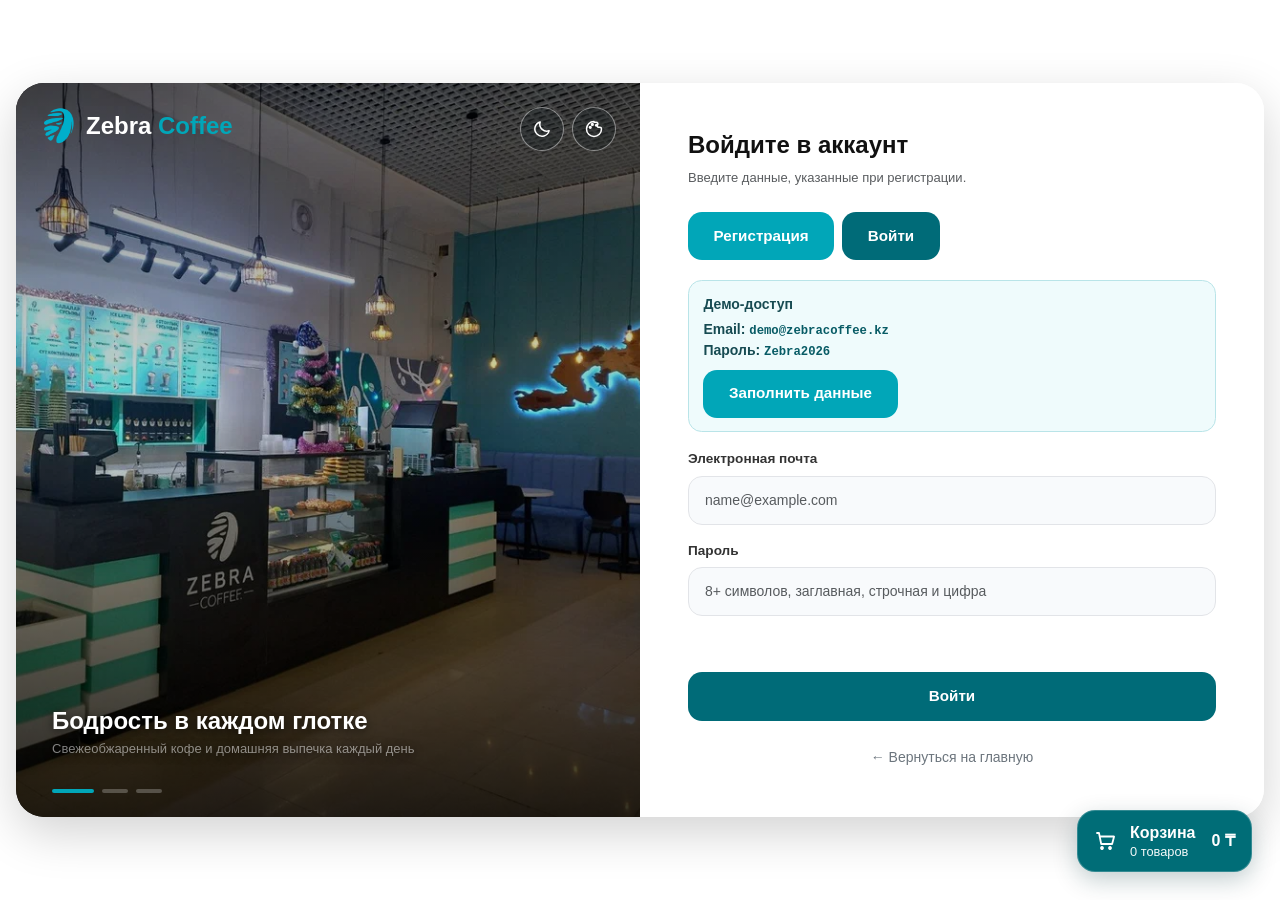
<file: profile.html>
<!DOCTYPE html>
<html lang="ru" data-bs-theme="light" data-require-auth="true">
<head>
    <meta charset="UTF-8">
    <meta name="viewport" content="width=device-width, initial-scale=1.0">
    <title>Zebra Coffee — Профиль</title>
    <link rel="icon" type="image/png" href="assets/logo.png">
    <link href="https://cdn.jsdelivr.net/npm/bootstrap@5.3.3/dist/css/bootstrap.min.css" rel="stylesheet" integrity="sha384-QWTKZyjpPEjISv5WaRU9OFeRpok6YctnYmDr5pNlyT2bRjXh0JMhjY6hW+ALEwIH" crossorigin="anonymous">
    <link rel="stylesheet" href="additional.css">
    <link rel="stylesheet" href="assignment4.css?v=20261118-footer-copy-right-1">
    <script src="assignment4.js?v=20261119-footer-tools-1"></script>
</head>
<body>

<div class="page-grid-layout d-flex flex-column min-vh-100">
    <header id="main-header" class="navbar navbar-expand-lg bg-white border-bottom py-2 px-3 px-lg-4 sticky-top z-3">
        <div class="container d-flex justify-content-between align-items-center">
            <div class="d-flex align-items-center gap-2">
                <a href="index.html" class="logo d-inline-flex align-items-center gap-2 text-decoration-none text-dark">
                <img class="logo" src="assets/logo.png" alt="Zebra Coffee" width="36" height="36">
                <h1 class="h5 mb-0 fw-bold">Zebra <span class="brand-accent">Coffee</span></h1>
                </a>
            </div>

            <button class="navbar-toggler p-2" type="button" data-bs-toggle="collapse" data-bs-target="#topNavCollapse" aria-controls="topNavCollapse" aria-expanded="false" aria-label="Переключить навигацию">
                <span class="navbar-toggler-icon"></span>
            </button>

            <nav class="nav-menu collapse navbar-collapse flex-grow-0" id="topNavCollapse">
                <ul class="navbar-nav d-flex flex-column flex-lg-row gap-1 gap-lg-2 list-unstyled mb-0 align-items-lg-center pt-2 pt-lg-0">
                    <li class="nav-item"><a href="index.html" class="nav-link header-nav-icon-link" aria-label="Главная"><svg class="header-nav-icon" width="20" height="20" fill="none" stroke="currentColor" stroke-width="1.8" stroke-linecap="round" stroke-linejoin="round" viewBox="0 0 24 24" aria-hidden="true"><path d="m3 10 9-7 9 7M5.5 9v11h13V9M9.5 20v-6h5v6"/></svg><span class="header-nav-label">Главная</span></a></li>
                    <li class="nav-item"><a href="gallery.html" class="nav-link header-nav-icon-link" aria-label="Галерея"><svg class="header-nav-icon" width="20" height="20" fill="none" stroke="currentColor" stroke-width="1.8" stroke-linecap="round" stroke-linejoin="round" viewBox="0 0 24 24" aria-hidden="true"><rect x="3" y="3" width="8" height="8" rx="1.5"/><rect x="13" y="3" width="8" height="8" rx="1.5"/><rect x="3" y="13" width="8" height="8" rx="1.5"/><rect x="13" y="13" width="8" height="8" rx="1.5"/></svg><span class="header-nav-label">Галерея</span></a></li>

                    <li class="nav-item" data-nav-login-item><a href="component/auth.html?mode=login" class="nav-link header-nav-icon-link" aria-label="Вход"><svg class="header-nav-icon" width="20" height="20" fill="none" stroke="currentColor" stroke-width="1.8" stroke-linecap="round" stroke-linejoin="round" viewBox="0 0 24 24" aria-hidden="true"><path d="M14 4h5v16h-5M3 12h11m-4-4 4 4-4 4"/></svg><span class="header-nav-label">Вход</span></a></li>
                    <li class="nav-item"><a href="profile/cart.html" class="nav-link header-nav-icon-link" aria-label="Корзина"><svg class="header-nav-icon" width="20" height="20" fill="none" stroke="currentColor" stroke-width="1.8" stroke-linecap="round" stroke-linejoin="round" viewBox="0 0 24 24" aria-hidden="true"><path d="M3 4h2l2.2 11h10.9l2-7.5H6M9 19a1 1 0 1 0 0 .01M17 19a1 1 0 1 0 0 .01"/></svg><span class="header-nav-label">Корзина</span></a></li>
                    <li class="nav-item"><button type="button" class="header-theme-toggle" data-theme-toggle aria-label="Включить тёмную тему" aria-pressed="false"><svg data-theme-icon="sun" class="header-nav-icon" width="20" height="20" fill="none" stroke="currentColor" stroke-width="1.8" stroke-linecap="round" stroke-linejoin="round" viewBox="0 0 24 24" aria-hidden="true" hidden><circle cx="12" cy="12" r="4"/><path d="M12 2v2m0 16v2M4.93 4.93l1.42 1.42m11.3 11.3 1.42 1.42M2 12h2m16 0h2M4.93 19.07l1.42-1.42m11.3-11.3 1.42-1.42"/></svg><svg data-theme-icon="moon" class="header-nav-icon" width="20" height="20" fill="none" stroke="currentColor" stroke-width="1.8" stroke-linecap="round" stroke-linejoin="round" viewBox="0 0 24 24" aria-hidden="true"><path d="M20.5 14.2A8.5 8.5 0 0 1 9.8 3.5a8.7 8.7 0 1 0 10.7 10.7Z"/></svg><span class="header-nav-label" data-theme-label>Тема</span></button></li><li class="nav-item"><button type="button" class="header-background-toggle" data-background-random aria-label="Случайно изменить цвет фона" title="Случайно изменить цвет фона"><svg class="header-nav-icon" width="20" height="20" fill="none" stroke="currentColor" stroke-width="1.8" stroke-linecap="round" stroke-linejoin="round" viewBox="0 0 24 24" aria-hidden="true"><path d="M12 3a9 9 0 1 0 9 9c0-1.1-.9-2-2-2h-1.2a1.8 1.8 0 0 1-1.5-2.8A2 2 0 0 0 14.6 4H12Z"/><circle cx="7.5" cy="10" r="1"/><circle cx="10" cy="6.5" r="1"/><circle cx="15" cy="7.5" r="1"/></svg><span class="header-nav-label">Фон</span></button></li>
                </ul>
            </nav>
        </div>
    </header>

    <div class="container py-4 flex-grow-1">
        <div class="row g-4 align-items-start">
            <aside class="sidebar col-md-4 col-lg-3 bg-white border rounded-4 p-3 p-lg-4">
                <div class="d-flex flex-column gap-3">
                    <h3 class="h6 fw-bold mb-0 text-uppercase text-muted sidebar-heading">Личный кабинет</h3>
                    <ul class="sidebar-nav nav nav-pills flex-column gap-1 list-unstyled mb-0">
                        <li class="nav-item"><a href="profile.html" class="nav-link active">👤 Мой профиль</a></li>
                        <li class="nav-item"><a href="profile/cart.html" class="nav-link ">🛒 Корзина</a></li>
                        <li class="nav-item"><a href="profile/order-history.html" class="nav-link ">📜 История заказов</a></li>
                        <li class="nav-item"><a href="gallery.html" class="nav-link">🖼️ Витрина-галерея</a></li>
                    </ul>

                    <div class="sidebar-info-card card p-3 mt-auto bg-light border-dashed">
                        <h4 class="h6 fw-bold mb-1">Бонусная карта</h4>
                        <p class="small text-muted mb-0">Уровень Gold дает кэшбэк 10% с каждой чашки кофе.</p>
                    </div>
                </div>
            </aside>

            <main class="main-content col-md-8 col-lg-9">
        <section class="profile-card card border shadow-sm p-4 text-center mt-0">
            <img src="assets/avatar.jpg" alt="Аватар" class="profile-img d-block mx-auto" width="110" height="110">
            <h2 data-profile-name>Гость</h2>
            <span class="badge">Zebra Club • Gold Member</span>

            <div class="profile-account-details">
                <p><strong>Email:</strong> <span data-profile-email>Войдите или создайте аккаунт</span></p>
                <p><strong>Телефон:</strong> <span data-profile-phone>—</span></p>
            </div>

            <p><strong>Баланс кешбэка:</strong> 850 ₸</p>
            <p><strong>Скидка участника:</strong> 10% на всё меню</p>

                        <div class="profile-action-links">
                <a href="profile/cart.html" class="btn btn-info text-white fw-bold">В корзину</a>
                            <a href="profile/order-history.html" class="btn btn-light border text-dark fw-bold">История заказов</a>
                <button type="button" class="btn btn-outline-secondary fw-bold" data-profile-logout>Выйти</button>
            </div>
        </section>
    </main>
        </div>
    </div>

    <footer id="main-footer" class="site-footer mt-auto" aria-label="Подвал сайта">
    <div class="container py-5">
        <div class="row g-4 g-lg-5">
            <div class="col-12 col-lg-4">
                <a class="site-footer-brand" href="index.html" aria-label="Zebra Coffee — главная">
                    <img src="assets/logo.png" width="44" height="44" alt="">
                    <span><strong>Zebra</strong><span class="site-footer-brand-accent">Coffee</span></span>
                </a>
                <p class="site-footer-description">Кофе, любимые десерты и свежая выпечка. Соберите заказ онлайн — мы приготовим его к вашему визиту.</p>
                <a class="site-footer-cta" href="index.html#featured-products">Выбрать напиток <span aria-hidden="true">→</span></a>
            </div>

            <nav class="col-6 col-lg-2" aria-label="Разделы меню">
                <h2 class="site-footer-heading">Меню</h2>
                <ul class="site-footer-links">
                    <li><a href="index.html#featured-products">Напитки и десерты</a></li>
                    <li><a href="gallery.html">Галерея</a></li>
                    <li><a href="index.html#faq-title">Частые вопросы</a></li>
                </ul>
            </nav>

            <nav class="col-6 col-lg-2" aria-label="Личный кабинет">
                <h2 class="site-footer-heading">Мой аккаунт</h2>
                <ul class="site-footer-links">
                    <li><a href="component/auth.html?mode=login">Вход</a></li>
                    <li><a href="profile.html">Профиль</a></li>
                    <li><a href="profile/order-history.html">История заказов</a></li>
                    <li><a href="profile/cart.html">Корзина</a></li>
                </ul>
            </nav>

            <div class="col-12 col-lg-4">
                <h2 class="site-footer-heading">Наши кофейни</h2>
                <ul class="site-footer-locations">
                    <li>
                        <a href="https://go.2gis.com/GXhGJ" target="_blank" rel="noopener noreferrer">
                            <span class="site-footer-location-name">Зебра на Мангилик Ел</span>
                            <span class="site-footer-location-address">Проспект Мангилик Ел, 38</span>
                        </a>
                    </li>
                    <li>
                        <a href="https://go.2gis.com/GXhGJ" target="_blank" rel="noopener noreferrer">
                            <span class="site-footer-location-name">Зебра на Улы Дала</span>
                            <span class="site-footer-location-address">Проспект Улы Дала, 63</span>
                        </a>
                    </li>
                </ul>
            </div>
        </div>

        <div class="site-footer-bottom">
            <p>&copy; <span data-footer-year>2026</span> Zebra Coffee. Все права защищены.</p>
            <span class="site-footer-meta"><time data-current-time aria-live="off">Обновляем дату и время…</time><span>dev with <span class="site-footer-heart" aria-hidden="true">♥</span> by Birzhan Zhanbolatuly (@yourqyert)</span></span>
            <a href="index.html">Кофе, к которому хочется возвращаться</a>
        </div>
    </div>
</footer>
</div>

<script src="https://cdn.jsdelivr.net/npm/bootstrap@5.3.3/dist/js/bootstrap.bundle.min.js" integrity="sha384-YvpcrYf0tY3lHB60NNkmXc5s9fDVZLESaAA55NDzOxhy9GkcIdslK1eN7N6jIeHz" crossorigin="anonymous"></script>
</body>
</html>
</file>
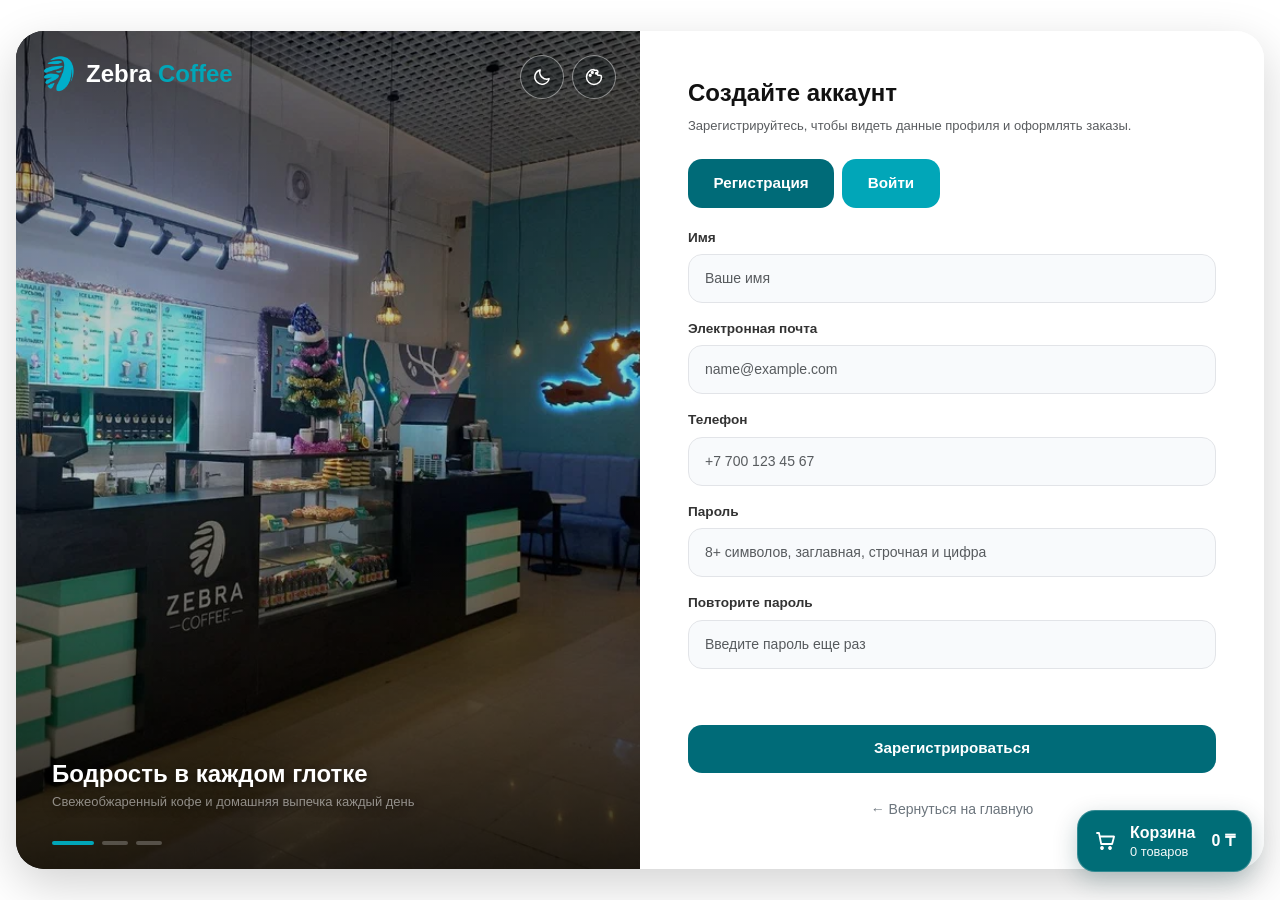
<file: component/auth.html>
<!DOCTYPE html>
<html lang="ru" data-bs-theme="light">
<head>
    <meta charset="UTF-8">
    <meta name="viewport" content="width=device-width, initial-scale=1.0">
    <title>Zebra Coffee — Вход</title>
    <link rel="icon" type="image/png" href="../assets/logo.png">

    <link href="https://cdn.jsdelivr.net/npm/bootstrap@5.3.3/dist/css/bootstrap.min.css" rel="stylesheet" integrity="sha384-QWTKZyjpPEjISv5WaRU9OFeRpok6YctnYmDr5pNlyT2bRjXh0JMhjY6hW+ALEwIH" crossorigin="anonymous">

    <link rel="stylesheet" href="../additional.css">
    <link rel="stylesheet" href="../assignment4.css?v=20261118-footer-copy-right-1">
    <script src="../assignment4.js?v=20261119-footer-tools-1"></script>
</head>
<body class="auth-page-body bg-light min-vh-100 d-flex flex-column align-items-center p-3">

<main class="auth-container card border-0 shadow-lg d-flex flex-column flex-md-row overflow-hidden w-100 my-auto">

    <div class="auth-banner col-md-6 position-relative overflow-hidden text-white d-flex flex-column justify-content-between p-0">

        <div class="auth-banner-header position-absolute top-0 start-0 w-100 p-4 z-3 d-flex justify-content-between align-items-start">
            <a href="../index.html" class="logo d-inline-flex align-items-center gap-2 text-decoration-none">
                <img class="logo" src="../assets/logo.png" alt="Zebra Coffee" width="38" height="38">
                <h1 class="h4 mb-0 fw-bold text-white">Zebra <span class="brand-accent">Coffee</span></h1>
            </a>
            <div class="auth-banner-controls">
                <button type="button" class="header-theme-toggle" data-theme-toggle aria-label="Включить тёмную тему" title="Включить тёмную тему" aria-pressed="false"><svg data-theme-icon="sun" class="header-nav-icon" width="20" height="20" fill="none" stroke="currentColor" stroke-width="1.8" stroke-linecap="round" stroke-linejoin="round" viewBox="0 0 24 24" aria-hidden="true" hidden><circle cx="12" cy="12" r="4"/><path d="M12 2v2m0 16v2M4.93 4.93l1.42 1.42m11.3 11.3 1.42 1.42M2 12h2m16 0h2M4.93 19.07l1.42-1.42m11.3-11.3 1.42-1.42"/></svg><svg data-theme-icon="moon" class="header-nav-icon" width="20" height="20" fill="none" stroke="currentColor" stroke-width="1.8" stroke-linecap="round" stroke-linejoin="round" viewBox="0 0 24 24" aria-hidden="true"><path d="M20.5 14.2A8.5 8.5 0 0 1 9.8 3.5a8.7 8.7 0 1 0 10.7 10.7Z"/></svg></button>
                <button type="button" class="header-background-toggle" data-background-random aria-label="Случайно изменить цвет фона" title="Случайно изменить цвет фона"><svg class="header-nav-icon" width="20" height="20" fill="none" stroke="currentColor" stroke-width="1.8" stroke-linecap="round" stroke-linejoin="round" viewBox="0 0 24 24" aria-hidden="true"><path d="M12 3a9 9 0 1 0 9 9c0-1.1-.9-2-2-2h-1.2a1.8 1.8 0 0 1-1.5-2.8A2 2 0 0 0 14.6 4H12Z"/><circle cx="7.5" cy="10" r="1"/><circle cx="10" cy="6.5" r="1"/><circle cx="15" cy="7.5" r="1"/></svg></button>
            </div>
        </div>

        <div id="authCarousel" class="carousel slide carousel-fade h-100 w-100 position-relative" data-bs-ride="carousel" data-bs-interval="4000">

            <div class="carousel-indicators banner-indicators mb-4 z-3">
                <button type="button" data-bs-target="#authCarousel" data-bs-slide-to="0" class="active indicator" aria-current="true" aria-label="Слайд 1"></button>
                <button type="button" data-bs-target="#authCarousel" data-bs-slide-to="1" class="indicator" aria-label="Слайд 2"></button>
                <button type="button" data-bs-target="#authCarousel" data-bs-slide-to="2" class="indicator" aria-label="Слайд 3"></button>
            </div>

            <div class="carousel-inner h-100">
                <div class="carousel-item active h-100 position-relative">
                    <img src="../assets/background.webp" class="d-block w-100 h-100 object-fit-cover auth-carousel-image" alt="Zebra Coffee — Бодрость в каждом глотке">
                    <div class="auth-carousel-overlay position-absolute top-0 start-0 w-100 h-100"></div>
                    <div class="carousel-caption auth-banner-caption text-start z-2">
                        <h3 class="fw-bold mb-1">Бодрость в каждом глотке</h3>
                        <p class="small text-white-50 mb-0">Свежеобжаренный кофе и домашняя выпечка каждый день</p>
                    </div>
                </div>
                <div class="carousel-item h-100 position-relative">
                    <img src="../assets/visitor-1.jpg" class="d-block w-100 h-100 object-fit-cover auth-carousel-image" alt="Zebra Coffee — Атмосфера тепла и уюта">
                    <div class="auth-carousel-overlay position-absolute top-0 start-0 w-100 h-100"></div>
                    <div class="carousel-caption auth-banner-caption text-start z-2">
                        <h3 class="fw-bold mb-1">Атмосфера тепла и уюта</h3>
                        <p class="small text-white-50 mb-0">Приятное пространство для тёплых встреч и работы</p>
                    </div>
                </div>
                <div class="carousel-item h-100 position-relative">
                    <img src="../assets/visitor-2.jpg" class="d-block w-100 h-100 object-fit-cover auth-carousel-image" alt="Zebra Coffee — Идеальный кофе каждый день">
                    <div class="auth-carousel-overlay position-absolute top-0 start-0 w-100 h-100"></div>
                    <div class="carousel-caption auth-banner-caption text-start z-2">
                        <h3 class="fw-bold mb-1">Идеальный кофе каждый день</h3>
                        <p class="small text-white-50 mb-0">Авторские напитки и зерна лучшей обжарки</p>
                    </div>
                </div>
            </div>

            <button class="carousel-control-prev z-3" type="button" data-bs-target="#authCarousel" data-bs-slide="prev" aria-label="Предыдущий слайд">
                <span class="carousel-control-prev-icon" aria-hidden="true"></span>
                <span class="visually-hidden">Предыдущее</span>
            </button>
            <button class="carousel-control-next z-3" type="button" data-bs-target="#authCarousel" data-bs-slide="next" aria-label="Следующий слайд">
                <span class="carousel-control-next-icon" aria-hidden="true"></span>
                <span class="visually-hidden">Следующее</span>
            </button>
        </div>
    </div>

    <div class="auth-card col-md-6 d-flex flex-column justify-content-center p-4 p-lg-5 bg-white">
        <h2 class="fw-bold mb-2" data-auth-title>Создайте аккаунт</h2>
        <p class="auth-subtitle text-muted mb-4" data-auth-subtitle>Зарегистрируйтесь, чтобы видеть данные профиля и оформлять заказы.</p>

        <div class="auth-mode-switch" role="group" aria-label="Выберите действие">
            <button type="button" class="btn btn-sm btn-info text-white" data-auth-switch="signup" aria-pressed="true">Регистрация</button>
            <button type="button" class="btn btn-sm btn-outline-secondary" data-auth-switch="login" aria-pressed="false">Войти</button>
        </div>

        <aside class="auth-demo-login" data-demo-login hidden aria-labelledby="auth-demo-title">
            <p class="fw-bold mb-1" id="auth-demo-title">Демо-доступ</p>
            <p class="mb-2"><strong>Email:</strong> <code>demo@zebracoffee.kz</code><br><strong>Пароль:</strong> <code>Zebra2026</code></p>
            <button type="button" class="btn btn-sm btn-outline-info fw-bold" data-fill-demo-login>Заполнить данные</button>
        </aside>

        <form id="auth-form" novalidate data-auth-mode="signup">
            <div class="form-group mb-3" data-signup-only>
                <label for="auth-name" class="form-label">Имя</label>
                <input type="text" id="auth-name" name="name" class="form-control" autocomplete="name" placeholder="Ваше имя" aria-describedby="auth-form-message">
            </div>
            <div class="form-group mb-3">
                <label for="auth-email" class="form-label">Электронная почта</label>
                <input type="text" inputmode="email" id="auth-email" name="email" class="form-control" placeholder="name@example.com" autocomplete="email" aria-describedby="auth-form-message" data-no-whitespace>
            </div>

            <div class="form-group mb-3" data-signup-only>
                <label for="auth-phone" class="form-label">Телефон</label>
                <input type="text" inputmode="tel" id="auth-phone" name="phone" class="form-control" placeholder="+7 700 123 45 67" autocomplete="tel" aria-describedby="auth-form-message">
            </div>

            <div class="form-group mb-3">
                <label for="auth-password" class="form-label">Пароль</label>
                <input type="password" id="auth-password" name="password" class="form-control" placeholder="8+ символов, заглавная, строчная и цифра" autocomplete="new-password" aria-describedby="auth-form-message" data-no-whitespace>
            </div>

            <div class="form-group mb-3" data-signup-only>
                <label for="auth-password-confirmation" class="form-label">Повторите пароль</label>
                <input type="password" id="auth-password-confirmation" name="password-confirmation" class="form-control" placeholder="Введите пароль еще раз" autocomplete="new-password" aria-describedby="auth-form-message" data-no-whitespace>
            </div>

            <p class="small auth-form-message" id="auth-form-message" data-form-message role="status" aria-live="polite"></p>

            <button type="submit" class="btn btn-info text-white fw-bold w-100 btn-primary auth-submit-button" data-auth-submit>Зарегистрироваться</button>
        </form>

        <div class="mt-4 text-center">
            <a href="../index.html" class="text-secondary text-decoration-none small">← Вернуться на главную</a>
        </div>
    </div>
</main>

<script src="https://cdn.jsdelivr.net/npm/bootstrap@5.3.3/dist/js/bootstrap.bundle.min.js" integrity="sha384-YvpcrYf0tY3lHB60NNkmXc5s9fDVZLESaAA55NDzOxhy9GkcIdslK1eN7N6jIeHz" crossorigin="anonymous"></script>
</body>
</html>
</file>
<file: additional.css>
* {
    margin: 0;
    padding: 0;
    box-sizing: border-box;
    font-family: -apple-system, BlinkMacSystemFont, "SF Pro Display", "Segoe UI", Roboto, Helvetica, Arial, sans-serif;
}

body {
    background-color: #f4f5f7;
    color: #1a1a1a;
    min-height: 100vh;
}

a {
    color: #01a6b8;
    text-decoration: none;
    transition: all 0.2s ease;
}

a:hover {
    color: #008896;
}

.page-grid-layout {
    display: flex;
    flex-direction: column;
    min-height: 100vh;
}

#main-header {
    background-color: #ffffff;
    border-bottom: 1px solid #eaeaea;
    padding: 1rem 2rem;
    display: flex;
    justify-content: space-between;
    align-items: center;
    position: sticky;
    top: 0;
    z-index: 100;
}

#main-header .logo h1 {
    font-size: 1.5rem;
    font-weight: 800;
    letter-spacing: -0.5px;
    color: #111111;
}

#main-header .logo span {
    color: #01a6b8;
}

.nav-menu ul {
    list-style: none;
    display: flex;
    gap: 0.5rem;
    align-items: center;
}

.nav-menu ul li a {
    color: #555555;
    font-size: 0.9rem;
    font-weight: 600;
    padding: 0.5rem 0.9rem;
    border-radius: 20px;
    transition: all 0.2s ease;
}

.nav-menu ul li a:hover {
    background-color: #f0f0f2;
    color: #111111;
}

.nav-menu ul li a.active {
    background-color: #111111;
    color: #ffffff;
}

.sidebar {
    background-color: #ffffff;
    border-right: 1px solid #eaeaea;
    padding: 2rem 1.5rem;
    display: flex;
    flex-direction: column;
    gap: 1.5rem;
}

.sidebar h3 {
    font-size: 1.1rem;
    font-weight: 800;
    color: #111111;
}

.sidebar-nav {
    list-style: none;
    display: flex;
    flex-direction: column;
    gap: 0.5rem;
}

.sidebar-nav li a {
    display: block;
    color: #555555;
    font-size: 0.9rem;
    font-weight: 600;
    padding: 0.6rem 0.9rem;
    border-radius: 12px;
    transition: all 0.2s ease;
}

.sidebar-nav li a:hover {
    background-color: #f4f5f7;
    color: #111111;
}

.sidebar-nav li a.active {
    background-color: #e0f6f8;
    color: #01a6b8;
}

.sidebar-info-card {
    margin-top: auto;
    background: #f8fafc;
    border: 1px dashed #cbd5e1;
    border-radius: 14px;
    padding: 1rem;
}

.sidebar-info-card h4 {
    font-size: 0.9rem;
    font-weight: 700;
    margin-bottom: 0.3rem;
    color: #111;
}

.sidebar-info-card p {
    font-size: 0.8rem;
    color: #64748b;
    line-height: 1.3;
}

.main-content {
    max-width: 1200px;
}

.hero-banner {
    background: linear-gradient(135deg, #111111 0%, #202428 100%);
    color: #ffffff;
    border-radius: 24px;
    padding: 3rem 2.5rem;
    margin-bottom: 2rem;
    box-shadow: 0 10px 30px rgba(0, 0, 0, 0.08);
}

.hero-banner h2 {
    color: #ffffff !important;
    font-size: 2.2rem;
    font-weight: 800;
    margin-bottom: 0.8rem;
    letter-spacing: -0.5px;
}

.hero-banner p {
    color: #a0a0a0;
    font-size: 1.05rem;
    max-width: 600px;
    margin-bottom: 1.5rem;
}

.category-chips,
.category-chips.btn-group {
    display: flex !important;
    flex-wrap: wrap !important;
    gap: 0.6rem !important;
    margin-bottom: 1.8rem !important;
    overflow-x: auto;
    padding-bottom: 4px;
    border-radius: 0 !important;
    width: auto !important;
}

.category-chips .chip,
.category-chips.btn-group > .btn,
.category-chips.btn-group > .btn-chip {
    padding: 0.5rem 1.15rem !important;
    border-radius: 20px !important;
    background-color: #ffffff !important;
    border: 1px solid #e2e4e8 !important;
    color: #555555 !important;
    font-size: 0.85rem !important;
    font-weight: 600 !important;
    display: inline-flex !important;
    align-items: center !important;
    gap: 6px !important;
    cursor: pointer !important;
    margin: 0 !important;
    box-shadow: none !important;
    transition: all 0.2s ease !important;
    white-space: nowrap !important;
    line-height: 1.5 !important;
}

.category-chips .chip:hover,
.category-chips.btn-group > .btn:hover,
.category-chips.btn-group > .btn-chip:hover {
    background-color: #f8fafc !important;
    border-color: #cbd5e1 !important;
    color: #111111 !important;
}

.category-chips .chip.active,
.category-chips.btn-group > .btn-check:checked + .btn,
.category-chips.btn-group > .btn-check:checked + .btn-chip {
    background-color: #111111 !important;
    color: #ffffff !important;
    border-color: #111111 !important;
}

.category-chips.btn-group > .btn-check:focus + .btn,
.category-chips.btn-group > .btn-check:focus + .btn-chip {
    box-shadow: 0 0 0 2px rgba(1, 166, 184, 0.25) !important;
}

.section-title {
    font-size: 1.4rem;
    font-weight: 800;
    margin-bottom: 1.2rem;
    color: #111111;
}

.cards-flex-row {
    margin-bottom: 2.5rem;
}

.product-card {
    width: 100%;
    display: flex;
    flex-direction: column;
    justify-content: space-between;
    background: #ffffff;
    border-radius: 20px;
    padding: 1.2rem;
    text-align: center;
    border: 1px solid #eee;
    box-shadow: 0 4px 15px rgba(0, 0, 0, 0.03);
    transition: transform 0.2s ease, box-shadow 0.2s ease;
}

.product-card:hover {
    transform: translateY(-5px);
    box-shadow: 0 10px 25px rgba(0, 0, 0, 0.08);
}

.product-card img {
    width: 140px;
    height: 140px;
    object-fit: cover;
    margin: 0 auto 1rem auto;
    display: block;
    border-radius: 16px;
}

.card-content {
    flex-grow: 1;
    display: flex;
    flex-direction: column;
}

.product-card h4 {
    font-size: 1rem;
    font-weight: 700;
    margin-bottom: 0.4rem;
    color: #111111;
}

.product-card .description {
    font-size: 0.8rem;
    color: #71717a;
    line-height: 1.4;
    margin-bottom: 0.8rem;
}

.product-card .price {
    color: #01a6b8;
    font-weight: 800;
    font-size: 1.05rem;
    margin-top: auto;
    margin-bottom: 1rem;
}

.btn-primary, .btn {
    display: inline-block;
    background-color: #01a6b8;
    color: #ffffff !important;
    padding: 0.8rem 1.6rem;
    border-radius: 14px;
    font-size: 0.95rem;
    font-weight: 700;
    border: none;
    cursor: pointer;
    text-align: center;
    transition: background-color 0.2s ease;
}

.btn-primary:hover, .btn:hover {
    background-color: #008896;
}

.btn-secondary {
    display: inline-block;
    width: 100%;
    padding: 0.8rem;
    background-color: #ffffff;
    color: #111111;
    border: 1px solid #e2e4e8;
    border-radius: 14px;
    font-size: 0.9rem;
    font-weight: 600;
    cursor: pointer;
    text-align: center;
    transition: all 0.2s ease;
}

.btn-secondary:hover {
    background-color: #f7f7f8;
    border-color: #cbd5e1;
}

#main-footer {
    width: 100%;
    text-align: center;
}

@media (max-width: 768px) and (min-width: 551px) {

    .hero-banner h2 { font-size: 1.8rem; }
    .hero-banner p { font-size: 0.95rem; }
    .section-title { font-size: 1.25rem; }

}

@media (max-width: 767.98px) {

    .main-content {
        padding: 1rem !important;
    }
    .hero-banner {
        padding: 2rem 1.25rem !important;
    }
}

@media (max-width: 550px) {

    .hero-banner h2 { font-size: 1.45rem; }
    .hero-banner p { font-size: 0.85rem; }
    .section-title { font-size: 1.15rem; }

}

.logo {
    display: inline-flex;
    align-items: center;
    gap: 0.75rem;
    text-decoration: none;
    line-height: 1;
}

.logo img {
    width: 38px;
    height: 38px;
    object-fit: contain;
    border-radius: 8px;
    display: block;

    filter: invert(47%) sepia(91%) saturate(1636%) hue-rotate(152deg) brightness(94%) contrast(101%);
}

#main-header .logo h1 {
    font-size: 1.4rem;
    font-weight: 800;
    letter-spacing: -0.5px;
    color: #111111;
    margin: 0;
}

#main-header .logo span {
    color: #01a6b8;
}

#main-header .logo h1 {
    display: flex;
    flex-direction: column;
    line-height: 1.1;
    font-size: 1.25rem;
    font-weight: 800;
    text-transform: uppercase;
}

#main-header .logo span {
    font-size: 0.85rem;
    font-weight: 600;
    letter-spacing: 1.5px;
    text-transform: lowercase;
    color: #01a6b8;
}

.help-choice-banner {
    background: #ffffff;
    border: 1px solid #e2e4e8;
    border-radius: 20px;
    padding: 1.8rem 2rem;
    display: flex;
    justify-content: space-between;
    align-items: center;
    gap: 1.5rem;
    margin-bottom: 2.5rem;
    box-shadow: 0 4px 15px rgba(0, 0, 0, 0.03);
}

.help-choice-banner .choice-text h3 {
    font-size: 1.25rem;
    font-weight: 800;
    margin-bottom: 0.4rem;
    color: #111111;
}

.help-choice-banner .choice-text p {
    color: #64748b;
    font-size: 0.9rem;
    line-height: 1.4;
    max-width: 600px;
}

.gallery-header-block {
    margin-bottom: 2rem;
}

.gallery-header-block h2 {
    font-size: 1.8rem;
    font-weight: 800;
    margin-bottom: 0.5rem;
    color: #111111;
}

.gallery-header-block p {
    color: #64748b;
    font-size: 0.95rem;
}

.gallery-item {
    position: relative;
    border-radius: 20px;
    overflow: hidden;
    background-color: #e2e4e8;
    box-shadow: 0 4px 15px rgba(0, 0, 0, 0.04);
}

.gallery-item img {
    width: 100%;
    height: 100%;
    object-fit: cover;
    display: block;
    transition: transform 0.35s ease;
}

.gallery-overlay {
    position: absolute;
    inset: 0;
    background: linear-gradient(to top, rgba(0, 0, 0, 0.85) 0%, rgba(0, 0, 0, 0.2) 100%);
    color: #ffffff;
    display: flex;
    flex-direction: column;
    justify-content: flex-end;
    align-items: flex-start;
    padding: 1.4rem;
    opacity: 0;
    transition: opacity 0.3s ease;
}

.gallery-overlay .item-title {
    font-size: 1.1rem;
    font-weight: 800;
    margin-bottom: 0.2rem;
}

.gallery-overlay .item-sub {
    font-size: 0.8rem;
    color: #01a6b8;
    font-weight: 600;
}

.gallery-item:hover img {
    transform: scale(1.08);
}

.gallery-item:hover .gallery-overlay {
    opacity: 1;
}

@media (max-width: 768px) {
    .auth-container {
        flex-direction: column !important;
        width: 100% !important;
        max-width: 480px !important;
        margin: 1rem auto !important;
        border-radius: 20px !important;
    }

    .auth-banner {
        min-height: 280px !important;
        flex: none !important;
    }

    .auth-banner .carousel-item img {
        min-height: 280px !important;
        height: 280px !important;
    }

    .auth-banner-caption {
        left: 20px !important;
        right: 20px !important;
        bottom: 45px !important;
    }

    .auth-banner-caption h3 {
        font-size: 18px !important;
    }

    .auth-banner-caption p {
        font-size: 12px !important;
    }

    .auth-banner .carousel-indicators {
        margin-left: 20px !important;
        margin-bottom: 20px !important;
    }

    .auth-card {
        padding: 30px 20px !important;
    }

    .help-choice-banner {
        flex-direction: column;
        align-items: flex-start;
    }

    .image-gallery {
        grid-template-columns: repeat(2, 1fr);
        grid-auto-rows: 200px;
    }
}

@media (max-width: 550px) {
    .image-gallery {
        grid-template-columns: 1fr;
    }
}

.profile-card, .status-card {
    background: #ffffff;
    border-radius: 24px;
    padding: 2.5rem 2rem;
    text-align: center;
    border: 1px solid #e2e4e8;
    box-shadow: 0 4px 15px rgba(0, 0, 0, 0.03);
    max-width: 520px;
    margin: 1rem auto 2rem auto;
}

.profile-img {
    display: block;
    width: 110px;
    height: 110px;
    margin: 0 auto 1rem;
    border-radius: 50%;
    object-fit: cover;
    border: 4px solid #01a6b8;
}

.badge {
    display: inline-block;
    padding: 0.35rem 0.8rem;
    border-radius: 20px;
    font-size: 0.8rem;
    font-weight: 700;
    background-color: #e0f6f8;
    color: #01a6b8;
    margin-bottom: 1.2rem;
}

.table-card {
    background: #ffffff;
    border-radius: 20px;
    padding: 1.5rem;
    border: 1px solid #e2e4e8;
    box-shadow: 0 4px 15px rgba(0, 0, 0, 0.03);
    margin-bottom: 2rem;
    overflow-x: auto;
}

.modern-table {
    width: 100%;
    border-collapse: collapse;
}

.modern-table th {
    text-align: left;
    padding: 0.9rem 1rem;
    color: #888888;
    font-size: 0.85rem;
    font-weight: 600;
    border-bottom: 1px solid #f0f0f0;
}

.modern-table td {
    padding: 1.1rem 1rem;
    border-bottom: 1px solid #f7f7f8;
    font-size: 0.95rem;
}

.modern-table tr:last-child td {
    border-bottom: none;
}

.form-group {
    margin-bottom: 16px;
    text-align: left;
}

.form-group label {
    display: block;
    font-size: 0.85rem;
    font-weight: 600;
    margin-bottom: 6px;
    color: #333333;
}

.form-group input,
.form-group select,
.form-group textarea {
    width: 100%;
    padding: 13px 16px;
    border-radius: 14px;
    border: 1px solid #e2e4e8;
    background-color: #f8fafc;
    font-size: 14px;
    outline: none;
    color: #212529;
    transition: all 0.2s ease;
}

.form-group input:focus,
.form-group select:focus,
.form-group textarea:focus {
    background-color: #ffffff;
    border-color: #01a6b8;
    box-shadow: 0 0 0 3px rgba(1, 166, 184, 0.15);
}

.modal-details {
    background-color: #ffffff;
    border: 1px solid #e2e4e8;
    border-radius: 20px;
    padding: 1.2rem;
    margin: 1.5rem 0;
}

.modal-details summary {
    font-size: 1.05rem;
    font-weight: 700;
    cursor: pointer;
    list-style: none;
    display: flex;
    align-items: center;
    justify-content: space-between;
}

.modal-details summary::-webkit-details-marker {
    display: none;
}

.modal-content {
    margin-top: 1.2rem;
    padding-top: 1.2rem;
    border-top: 1px solid #f0f0f0;
}

.auth-page-body {
    background-color: #ececec;
    display: flex;
    justify-content: center;
    align-items: center;
    min-height: 100vh;
}

.auth-container {
    display: flex;
    width: min(1480px, calc(100% - 48px));
    max-width: none;
    min-height: min(600px, 86vh);
    background-color: #ffffff;
    border-radius: 28px;
    overflow: hidden;
    box-shadow: 0 20px 50px rgba(0, 0, 0, 0.08);
    margin: auto;
}

.auth-banner {
    flex: 1 1 50%;
    background-color: #111111;
    padding: 0;
    position: relative;
    overflow: hidden;
    display: flex;
    flex-direction: column;
    justify-content: space-between;
    color: #ffffff;
    min-height: 600px;
}

.auth-banner .logo h1 {
    color: #ffffff;
}

.auth-carousel-overlay {
    background: linear-gradient(180deg, rgba(0, 0, 0, 0.45) 0%, rgba(0, 0, 0, 0.15) 45%, rgba(0, 0, 0, 0.8) 100%);
    pointer-events: none;
}

.auth-banner-caption {
    left: 36px !important;
    right: 36px !important;
    bottom: 58px !important;
    padding: 0 !important;
    text-shadow: 0 2px 10px rgba(0, 0, 0, 0.6);
}

.auth-banner-caption h3 {
    font-size: 24px;
    font-weight: 800;
    line-height: 1.3;
    margin-bottom: 6px;
    color: #ffffff;
}

.auth-banner-caption p {
    font-size: 13px;
    color: rgba(255, 255, 255, 0.85);
    line-height: 1.4;
}

.auth-banner .carousel-indicators {
    position: absolute !important;
    bottom: 0 !important;
    justify-content: flex-start;
    margin-left: 36px;
    margin-right: 36px;
    margin-bottom: 30px;
    gap: 8px;
}

.auth-banner .carousel-indicators button.indicator,
.auth-banner .carousel-indicators [data-bs-target] {
    width: 26px;
    height: 4px;
    border-radius: 2px;
    background-color: rgba(255, 255, 255, 0.4);
    border: none;
    padding: 0;
    margin: 0;
    opacity: 0.6;
    transition: all 0.3s ease;
}

.auth-banner .carousel-indicators button.indicator.active,
.auth-banner .carousel-indicators [data-bs-target].active {
    background-color: #01a6b8;
    width: 42px;
    opacity: 1;
}

.auth-banner .carousel-control-prev,
.auth-banner .carousel-control-next {
    width: 38px;
    height: 38px;
    top: 50%;
    transform: translateY(-50%);
    background: rgba(0, 0, 0, 0.3);
    border-radius: 50%;
    margin: 0 12px;
    opacity: 0;
    transition: opacity 0.25s ease, background 0.25s ease;
}

.auth-banner:hover .carousel-control-prev,
.auth-banner:hover .carousel-control-next {
    opacity: 0.75;
}

.auth-banner .carousel-control-prev:hover,
.auth-banner .carousel-control-next:hover {
    opacity: 1;
    background: rgba(1, 166, 184, 0.85);
}

.auth-banner-footer h3 {
    font-size: 24px;
    font-weight: 800;
    line-height: 1.3;
    margin-bottom: 24px;
}

.banner-indicators {
    display: flex;
    gap: 6px;
}

.indicator {
    width: 24px;
    height: 3px;
    background: rgba(255, 255, 255, 0.3);
    border-radius: 2px;
}

.indicator.active {
    background: #01a6b8;
}

.auth-card {
    flex: 1 1 50%;
    padding: 48px 42px;
    display: flex;
    flex-direction: column;
    justify-content: center;
}

.auth-card h2 {
    font-size: 24px;
    font-weight: 800;
    margin-bottom: 6px;
    color: #111111;
}

.auth-subtitle {
    font-size: 13px;
    color: #71717a;
    margin-bottom: 24px;
}

.icon {
    width: 20px;
    height: 20px;
    display: inline-block;
    vertical-align: middle;
}

.nav-menu ul li a.nav-link {
    display: inline-flex;
    align-items: center;
    justify-content: center;
    padding: 0.4rem 0.6rem;
}

.nav-menu .icon {
    width: 20px;
    height: 20px;
    display: block;
    object-fit: contain;
    transition: transform 0.2s ease, filter 0.2s ease;
}

.nav-menu ul li a:hover .icon {
    transform: scale(1.1);
    filter: invert(47%) sepia(91%) saturate(1636%) hue-rotate(152deg) brightness(94%) contrast(101%);
}

.image-gallery {
    grid-auto-rows: 320px;
}

.gallery-overlay {
    position: static;
    inset: auto;
    background: #ffffff;
    color: #1a1a1a;
    display: flex;
    flex-direction: column;
    justify-content: flex-start;
    padding: 1.2rem;
    opacity: 1;
    overflow: visible;
}

.gallery-overlay .item-title {
    font-size: 1.15rem;
    font-weight: 800;
    margin-bottom: 0.2rem;
    color: #111111 !important;
}

.gallery-overlay .item-sub {
    font-size: 0.85rem;
    color: #008896 !important;
    font-weight: 700;
    margin-bottom: 0.6rem;
}

.gallery-overlay .item-description {
    font-size: 0.8rem;
    color: #64748b !important;
    line-height: 1.35;
    margin-bottom: 0.6rem;
}

.gallery-overlay .item-options {
    background: #f4f5f7;
    border-left: 2px solid #01a6b8;
    padding: 0.5rem 0.7rem;
    border-radius: 6px;
    margin-bottom: 0.8rem;
    display: flex;
    flex-direction: column;
    gap: 0.25rem;
}

.gallery-overlay .item-options p {
    font-size: 0.75rem;
    color: #475569 !important;
    line-height: 1.3;
}

.gallery-overlay .item-options strong {
    color: #111111 !important;
}

.gallery-overlay .btn-builder {
    display: inline-block;
    background-color: #01a6b8 !important;
    color: #ffffff !important;
    text-align: center;
    padding: 0.5rem 0.8rem;
    border-radius: 10px;
    font-size: 0.8rem;
    font-weight: 700;
    text-decoration: none;
    border: none;
    cursor: pointer;
    outline: none;
    font-family: inherit;
    transition: background-color 0.2s ease, transform 0.2s ease;
}

.gallery-overlay .btn-builder:hover {
    background-color: #008896 !important;
    transform: translateY(-2px);
}

body {
    background-color: #f4f5f7 !important;
    color: #1a1a1a !important;
    font-family: -apple-system, BlinkMacSystemFont, "SF Pro Display", "Segoe UI", Roboto, Helvetica, Arial, sans-serif !important;
}

a {
    color: #01a6b8;
    text-decoration: none !important;
}

a:hover {
    color: #008896;
    text-decoration: none !important;
}

#main-header {
    background-color: #ffffff !important;
    border-bottom: 1px solid #eaeaea !important;
    padding: 1rem 2rem !important;
}

#main-header .navbar {
    padding: 0 !important;
    background: transparent !important;
}

#main-header .logo {
    display: inline-flex !important;
    align-items: center !important;
    gap: 0.75rem !important;
    text-decoration: none !important;
}

#main-header .logo h1 {
    display: flex !important;
    flex-direction: column !important;
    line-height: 1.1 !important;
    font-size: 1.25rem !important;
    font-weight: 800 !important;
    text-transform: uppercase !important;
    color: #111111 !important;
    margin: 0 !important;
}

#main-header .logo span {
    font-size: 0.85rem !important;
    font-weight: 600 !important;
    letter-spacing: 1.5px !important;
    text-transform: lowercase !important;
    color: #01a6b8 !important;
}

.nav-menu ul {
    list-style: none !important;
    display: flex !important;
    gap: 0.5rem !important;
    align-items: center !important;
    margin: 0 !important;
    padding: 0 !important;
}

.nav-menu ul li a {
    color: #555555 !important;
    font-size: 0.9rem !important;
    font-weight: 600 !important;
    padding: 0.5rem 0.9rem !important;
    border-radius: 20px !important;
    transition: all 0.2s ease !important;
    text-decoration: none !important;
    display: inline-block !important;
}

.nav-menu ul li a:hover {
    background-color: #f0f0f2 !important;
    color: #111111 !important;
}

.nav-menu ul li a.active {
    background-color: #111111 !important;
    color: #ffffff !important;
}

.btn-primary, .btn.hero-btn {
    background-color: #01a6b8 !important;
    border-color: #01a6b8 !important;
    color: #ffffff !important;
    padding: 0.8rem 1.6rem !important;
    border-radius: 14px !important;
    font-size: 0.95rem !important;
    font-weight: 700 !important;
    border: none !important;
    cursor: pointer !important;
    text-align: center !important;
    transition: background-color 0.2s ease !important;
    box-shadow: none !important;
}

.btn-primary:hover, .btn.hero-btn:hover {
    background-color: #008896 !important;
    border-color: #008896 !important;
    color: #ffffff !important;
}

.btn-secondary {
    display: inline-block !important;
    width: 100% !important;
    padding: 0.8rem !important;
    background-color: #ffffff !important;
    color: #111111 !important;
    border: 1px solid #e2e4e8 !important;
    border-radius: 14px !important;
    font-size: 0.9rem !important;
    font-weight: 600 !important;
    cursor: pointer !important;
    text-align: center !important;
    transition: all 0.2s ease !important;
    box-shadow: none !important;
}

.btn-secondary:hover {
    background-color: #f7f7f8 !important;
    border-color: #cbd5e1 !important;
    color: #111111 !important;
}

.card.product-card {
    background: #ffffff !important;
    border-radius: 20px !important;
    padding: 1.2rem !important;
    text-align: center !important;
    border: 1px solid #eee !important;
    box-shadow: 0 4px 15px rgba(0, 0, 0, 0.03) !important;
    transition: transform 0.2s ease, box-shadow 0.2s ease !important;
}

.card.product-card:hover {
    transform: translateY(-5px) !important;
    box-shadow: 0 10px 25px rgba(0, 0, 0, 0.08) !important;
}

.btn-carousel-arrow {
    width: 38px;
    height: 38px;
    border-radius: 50%;
    background-color: #ffffff;
    border: 1px solid #e2e4e8;
    color: #111111;
    display: inline-flex;
    align-items: center;
    justify-content: center;
    cursor: pointer;
    transition: all 0.2s ease;
    box-shadow: 0 2px 6px rgba(0, 0, 0, 0.04);
}

.btn-carousel-arrow:hover {
    background-color: #111111;
    color: #ffffff;
    border-color: #111111;
    transform: translateY(-1px);
}

.carousel-indicators.carousel-stripes,
.visitors-gallery-section .carousel-indicators {
    position: relative !important;
    bottom: auto !important;
    margin: 1.5rem 0 0 0 !important;
    padding: 0 !important;
    display: flex !important;
    justify-content: center !important;
    align-items: center !important;
    gap: 8px !important;
}

.carousel-indicators.carousel-stripes [data-bs-target],
.visitors-gallery-section .carousel-indicators [data-bs-target] {
    width: 32px !important;
    height: 5px !important;
    border-radius: 4px !important;
    background-color: #e2e4e8 !important;
    border: none !important;
    margin: 0 !important;
    padding: 0 !important;
    opacity: 1 !important;
    cursor: pointer !important;
    transition: all 0.3s cubic-bezier(0.4, 0, 0.2, 1) !important;
}

.carousel-indicators.carousel-stripes [data-bs-target]:hover,
.visitors-gallery-section .carousel-indicators [data-bs-target]:hover {
    background-color: #cbd5e1 !important;
}

.carousel-indicators.carousel-stripes .active,
.visitors-gallery-section .carousel-indicators .active {
    width: 48px !important;
    background-color: #01a6b8 !important;
    border-radius: 4px !important;
}

.visitors-gallery-section #visitorsCarousel {
    border-radius: 20px;
}

.visitors-gallery-section #visitorsCarousel > .carousel-indicators {
    position: absolute !important;
    right: 0 !important;
    bottom: 1rem !important;
    left: 0 !important;
    margin: 0 !important;
}

.visitors-gallery-section #visitorsCarousel .carousel-inner {
    border-radius: 20px;
    padding: 0;
}

.visitors-gallery-section #visitorsCarousel .carousel-control-prev,
.visitors-gallery-section #visitorsCarousel .carousel-control-next {
    display: flex;
}

.modal-content {
    border-radius: 24px !important;
    border: none !important;
    box-shadow: 0 20px 50px rgba(0, 0, 0, 0.15) !important;
}

.form-control, .form-select {
    border-radius: 14px !important;
    border: 1px solid #e2e4e8 !important;
    background-color: #f8fafc !important;
    padding: 13px 16px !important;
    font-size: 14px !important;
    color: #212529 !important;
    transition: all 0.2s ease !important;
}

.form-control:focus, .form-select:focus {
    border-color: #01a6b8 !important;
    box-shadow: 0 0 0 3px rgba(1, 166, 184, 0.15) !important;
    background-color: #ffffff !important;
}

.input-group, .custom-input-group {
    display: flex !important;
    align-items: center !important;
    border-radius: 14px !important;
    border: 1px solid #e2e4e8 !important;
    background-color: #f8fafc !important;
    overflow: hidden !important;
    transition: all 0.2s ease !important;
}

.input-group:focus-within, .custom-input-group:focus-within {
    border-color: #01a6b8 !important;
    box-shadow: 0 0 0 3px rgba(1, 166, 184, 0.15) !important;
    background-color: #ffffff !important;
}

.input-group .input-group-text, .custom-input-group .input-group-text {
    background: transparent !important;
    background-color: transparent !important;
    border: none !important;
    padding: 0 0 0 16px !important;
    margin: 0 !important;
    font-size: 1.1rem !important;
    line-height: 1 !important;
    display: flex !important;
    align-items: center !important;
}

.input-group .form-control, .custom-input-group .form-control {
    border: none !important;
    background: transparent !important;
    background-color: transparent !important;
    padding: 13px 16px 13px 10px !important;
    font-size: 14px !important;
    box-shadow: none !important;
    border-radius: 0 !important;
    outline: none !important;
    flex-grow: 1 !important;
}

.form-check-input:checked {
    background-color: #01a6b8 !important;
    border-color: #01a6b8 !important;
}

.navbar-toggler {
    display: inline-flex;
    align-items: center;
    justify-content: center;
    width: 42px;
    height: 42px;
    padding: 0;
    border-radius: 12px;
    border: 1px solid #e2e4e8;
    background-color: #ffffff;
    color: #111111;
    cursor: pointer;
    transition: all 0.2s ease;
    box-shadow: 0 2px 6px rgba(0, 0, 0, 0.04);
}

.navbar-toggler:hover {
    background-color: #f4f5f7;
    border-color: #cbd5e1;
    color: #01a6b8;
}

.navbar-toggler:focus {
    box-shadow: 0 0 0 3px rgba(1, 166, 184, 0.2);
    outline: none;
}

@media (max-width: 991px) {
    #main-header {
        display: flex !important;
        flex-wrap: wrap !important;
        justify-content: space-between !important;
        align-items: center !important;
        padding: 0.85rem 1.25rem !important;
    }

    #main-header > div:first-child,
    #main-header .d-flex.align-items-center,
    #main-header > .logo,
    #main-header > a:first-child {
        display: flex !important;
        align-items: center !important;
        order: 1 !important;
    }

    .navbar-toggler {
        order: 2 !important;
        margin-left: auto !important;
        flex-shrink: 0 !important;
    }

    .nav-menu,
    .nav-menu.collapse,
    .nav-menu.collapsing,
    .nav-menu.collapse.show {
        order: 10 !important;
        flex-basis: 100% !important;
        width: 100% !important;
    }

    .nav-menu.collapse:not(.show):not(.collapsing) {
        display: none !important;
    }

    .nav-menu.collapsing,
    .nav-menu.collapse.show {
        display: block !important;
        margin: 0 !important;
        padding: 0 !important;
        border: none !important;
    }

    .nav-menu ul {
        flex-direction: column !important;
        align-items: stretch !important;
        gap: 0.4rem !important;
        padding: 0.8rem 0 0 0 !important;
        margin: 0.8rem 0 0 0 !important;
        border-top: 1px solid #eaeaea !important;
    }

    .nav-menu ul li {
        width: 100% !important;
    }

    .nav-menu ul li a {
        display: block !important;
        width: 100% !important;
        padding: 0.75rem 1.2rem !important;
        border-radius: 12px !important;
        font-size: 0.95rem !important;
    }
}
</file>
<file: assignment4.css>
.faq-list {
    display: grid;
    gap: 0.75rem;
}

.faq-item {
    overflow: hidden;
    border: 1px solid #e5e7eb;
    border-radius: 1rem;
    background: #fff;
}

.faq-question {
    display: flex;
    width: 100%;
    align-items: center;
    justify-content: space-between;
    gap: 1rem;
    padding: 1rem 1.2rem;
    border: 0;
    background: transparent;
    color: #171717;
    text-align: left;
    font: inherit;
    font-weight: 700;
    cursor: pointer;
}

.faq-question::after {
    content: "+";
    color: #01a6b8;
    font-size: 1.5rem;
    line-height: 1;
    transition: transform 0.25s ease;
}

.faq-question[aria-expanded="true"]::after {
    transform: rotate(45deg);
}

.faq-answer {
    display: grid;
    grid-template-rows: 0fr;
    transition: grid-template-rows 0.28s ease;
}

.faq-answer > div {
    overflow: hidden;
}

.faq-answer.is-open {
    grid-template-rows: 1fr;
}

.faq-answer p {
    margin: 0;
    padding: 0 1.2rem 1.1rem;
    color: #5b6470;
}

.auth-form-message {
    min-height: 1.5rem;
    color: #b42318;
}

.auth-form-message.is-success {
    color: #087f5b;
}

.auth-form-message.is-info {
    color: #075b65;
}

.cart-product-thumb,
.order-history-image {
    flex: 0 0 auto;
    width: 3.5rem;
    height: 3.5rem;
    object-fit: cover;
    background: #fff;
}

.order-history-total,
.order-history-line-total {
    color: #006b78;
    white-space: nowrap;
}

.order-history-card {
    border-color: #e2e4e8;
    border-radius: 1.25rem;
    box-shadow: 0 0.25rem 1rem rgba(0, 0, 0, 0.04);
}

.order-history-item + .order-history-item {
    border-top: 1px solid #e2e4e8;
}

.confirmation-products {
    text-align: left;
}

html[data-bs-theme="dark"] body {
    --bs-body-bg: #14171a;
    --bs-body-color: #e8ecef;
    --bs-secondary-bg: #20252a;
    background-color: var(--bs-body-bg) !important;
    color: var(--bs-body-color) !important;
    transition: background-color 0.25s ease, color 0.25s ease;
}

html[data-bs-theme="dark"] {
    color-scheme: dark;
}

html[data-bs-theme="dark"] #main-header,
html[data-bs-theme="dark"] .bg-white,
html[data-bs-theme="dark"] .card,
html[data-bs-theme="dark"] .product-card,
html[data-bs-theme="dark"] .help-choice-banner,
html[data-bs-theme="dark"] .faq-item,
html[data-bs-theme="dark"] .sidebar,
html[data-bs-theme="dark"] .sidebar-info-card,
html[data-bs-theme="dark"] .table-card,
html[data-bs-theme="dark"] .cart-summary,
html[data-bs-theme="dark"] .profile-card,
html[data-bs-theme="dark"] .status-card,
html[data-bs-theme="dark"] .modal-details,
html[data-bs-theme="dark"] .gallery-overlay,
html[data-bs-theme="dark"] .modal-content,
html[data-bs-theme="dark"] .auth-card {
    background-color: #20252a !important;
    border-color: #343b42 !important;
    color: #e8ecef !important;
}

html[data-bs-theme="dark"] #main-header {
    border-bottom-color: #343b42 !important;
}

html[data-bs-theme="dark"] .nav-menu ul li a {
    color: #c4ccd3 !important;
}

html[data-bs-theme="dark"] .nav-menu ul li a:hover {
    background-color: #30363d !important;
    color: #fff !important;
}

html[data-bs-theme="dark"] #main-header .logo h1,
html[data-bs-theme="dark"] #main-header .logo span,
html[data-bs-theme="dark"] .auth-banner .logo span,
html[data-bs-theme="dark"] .text-dark,
html[data-bs-theme="dark"] .section-title,
html[data-bs-theme="dark"] .sidebar h3,
html[data-bs-theme="dark"] .sidebar-info-card h4,
html[data-bs-theme="dark"] .product-card h4,
html[data-bs-theme="dark"] .gallery-header-block h2,
html[data-bs-theme="dark"] .help-choice-banner .choice-text h3,
html[data-bs-theme="dark"] .faq-question,
html[data-bs-theme="dark"] .modal-title,
html[data-bs-theme="dark"] .auth-card h2 {
    color: #f3f5f7 !important;
}

html[data-bs-theme="dark"] .text-secondary,
html[data-bs-theme="dark"] .text-muted,
html[data-bs-theme="dark"] .description,
html[data-bs-theme="dark"] .card-text,
html[data-bs-theme="dark"] .faq-answer p,
html[data-bs-theme="dark"] .help-choice-banner .choice-text p,
html[data-bs-theme="dark"] .auth-subtitle,
html[data-bs-theme="dark"] .gallery-header-block p,
html[data-bs-theme="dark"] .sidebar-info-card p,
html[data-bs-theme="dark"] .modern-table th,
html[data-bs-theme="dark"] .gallery-overlay .item-description,
html[data-bs-theme="dark"] .gallery-overlay .item-options p {
    color: #b5bec7 !important;
}

html[data-bs-theme="dark"] .form-group label,
html[data-bs-theme="dark"] .form-label,
html[data-bs-theme="dark"] .modern-table td,
html[data-bs-theme="dark"] .modal-details summary {
    color: #e8ecef !important;
}

html[data-bs-theme="dark"] .status-card p {
    color: #b5bec7 !important;
}

html[data-bs-theme="dark"] .gallery-overlay .item-options {
    background-color: #171b1f !important;
}

html[data-bs-theme="dark"] .gallery-overlay .item-title,
html[data-bs-theme="dark"] .gallery-overlay .item-options strong {
    color: #f3f5f7 !important;
}

html[data-bs-theme="dark"] .gallery-overlay .item-sub {
    color: #52d3dc !important;
}

html[data-bs-theme="dark"] .sidebar-nav li a {
    color: #c4ccd3 !important;
}

html[data-bs-theme="dark"] .sidebar-nav li a:hover {
    background-color: #30363d !important;
    color: #fff !important;
}

html[data-bs-theme="dark"] .sidebar-nav li a.active,
html[data-bs-theme="dark"] .badge {
    background-color: #15383c !important;
    color: #67d9e2 !important;
}

html[data-bs-theme="dark"] .modern-table th,
html[data-bs-theme="dark"] .modern-table td {
    border-color: #343b42 !important;
}

html[data-bs-theme="dark"] .cart-summary h3,
html[data-bs-theme="dark"] .cart-summary h4,
html[data-bs-theme="dark"] .cart-summary .cart-total-label {
    color: #e8ecef !important;
}

html[data-bs-theme="dark"] .cart-summary .cart-total-row,
html[data-bs-theme="dark"] .cart-table-panel .cart-items-footer {
    border-color: #46505a !important;
}

html[data-bs-theme="dark"] .cart-table-panel .cart-line-price,
html[data-bs-theme="dark"] .status-card strong {
    color: #52d3dc !important;
}

html[data-bs-theme="dark"] .btn-light,
html[data-bs-theme="dark"] .btn-light:hover,
html[data-bs-theme="dark"] .btn-secondary {
    background-color: #30363d !important;
    border-color: #46505a !important;
    color: #f3f5f7 !important;
}

html[data-bs-theme="dark"] .faq-question::after {
    color: #35c2d0;
}

html[data-bs-theme="dark"] .category-chips .btn-chip,
html[data-bs-theme="dark"] .category-chips .btn-outline-dark {
    background-color: #30363d !important;
    border-color: #65717c !important;
    color: #e8ecef !important;
}

html[data-bs-theme="dark"] .category-chips.btn-group > .btn-check:checked + .btn-chip,
html[data-bs-theme="dark"] .category-chips.btn-group > .btn-check:checked + .btn-outline-dark {
    background-color: #007986 !important;
    border-color: #007986 !important;
    color: #fff !important;
}

html[data-bs-theme="dark"] .btn-carousel-arrow {
    background-color: #30363d;
    border-color: #46505a;
    color: #f3f5f7;
}

html[data-bs-theme="dark"] .navbar-toggler {
    background-color: #20252a !important;
    border-color: #52d3dc !important;
    color: #f3f5f7 !important;
}

html[data-bs-theme="dark"] .navbar-toggler-icon {
    background-image: url("data:image/svg+xml,%3csvg xmlns='http://www.w3.org/2000/svg' viewBox='0 0 30 30'%3e%3cpath stroke='%2352d3dc' stroke-linecap='round' stroke-miterlimit='10' stroke-width='2' d='M4 7h22M4 15h22M4 23h22'/%3e%3c/svg%3e") !important;
    filter: none;
}

html[data-bs-theme="dark"] .btn-primary,
html[data-bs-theme="dark"] .btn {
    background-color: #007986 !important;
    border-color: #007986 !important;
    color: #fff !important;
}

html[data-bs-theme="dark"] .btn-primary:hover,
html[data-bs-theme="dark"] .btn:hover {
    background-color: #006872 !important;
    border-color: #006872 !important;
}

html[data-bs-theme="dark"] .form-control,
html[data-bs-theme="dark"] .form-select,
html[data-bs-theme="dark"] input:not([type="checkbox"]):not([type="radio"]),
html[data-bs-theme="dark"] textarea {
    background-color: #171b1f !important;
    border-color: #46505a !important;
    color: #f3f5f7 !important;
}

html[data-bs-theme="dark"] .form-control::placeholder,
html[data-bs-theme="dark"] input::placeholder,
html[data-bs-theme="dark"] textarea::placeholder {
    color: #929da7 !important;
}

html[data-bs-theme="dark"] .input-group,
html[data-bs-theme="dark"] .custom-input-group {
    background-color: #171b1f !important;
    border-color: #46505a !important;
}

html[data-bs-theme="dark"] .input-group .input-group-text,
html[data-bs-theme="dark"] .custom-input-group .input-group-text {
    background-color: transparent !important;
    color: #c4ccd3;
}

html[data-bs-theme="dark"] .form-check-input {
    background-color: #171b1f;
    border-color: #66717b;
}

html[data-bs-theme="dark"] .form-check-input:checked {
    background-color: #01a6b8;
    border-color: #01a6b8;
}

html[data-bs-theme="dark"] .form-check-input:focus {
    border-color: #52d3dc;
    box-shadow: 0 0 0 0.25rem rgba(82, 211, 220, 0.25);
}

html[data-bs-theme="dark"] [aria-invalid="true"] {
    border-color: #ff7373 !important;
}

html[data-bs-theme="dark"] .auth-form-message {
    color: #ff8a80;
}

html[data-bs-theme="dark"] .auth-form-message.is-success {
    color: #52d3a9;
}

html[data-bs-theme="dark"] .auth-form-message.is-info {
    color: #7be1ea;
}

html[data-bs-theme="dark"] .order-history-total,
html[data-bs-theme="dark"] .order-history-line-total {
    color: #52d3dc;
}

html[data-bs-theme="dark"] .order-history-item + .order-history-item {
    border-color: #343b42;
}

html[data-bs-theme="dark"] .border,
html[data-bs-theme="dark"] .border-bottom {
    border-color: #343b42 !important;
}

@media (prefers-reduced-motion: reduce) {
    .faq-answer,
    .faq-question::after {
        transition: none;
    }
}

html[data-bs-theme="light"] #main-header .logo span,
html[data-bs-theme="light"] .text-info,
html[data-bs-theme="light"] .product-card .price,
html[data-bs-theme="light"] .gallery-overlay .item-sub,
html[data-bs-theme="light"] .badge,
html[data-bs-theme="light"] .cart-table-panel .cart-line-price,
html[data-bs-theme="light"] .status-card strong {
    color: #006b78 !important;
}

html[data-bs-theme="light"] body {
    --bs-body-bg: #fff;
    --bs-body-color: #1a1a1a;
    background-color: #fff !important;
    color: var(--bs-body-color);
}

html[data-bs-theme="light"] a:not(.btn):not(.nav-link):not(.logo):not([data-floating-cart]) {
    color: #006b78;
}

html[data-bs-theme="light"] .btn-primary,
html[data-bs-theme="light"] .btn-info,
html[data-bs-theme="light"] .hero-btn-info,
html[data-bs-theme="light"] .btn-builder,
html[data-bs-theme="light"] .status-card .btn {
    background-color: #006b78 !important;
    border-color: #006b78 !important;
    color: #fff !important;
}

html[data-bs-theme="light"] .btn-primary:hover,
html[data-bs-theme="light"] .btn-info:hover,
html[data-bs-theme="light"] .hero-btn-info:hover,
html[data-bs-theme="light"] .btn-builder:hover,
html[data-bs-theme="light"] .status-card .btn:hover {
    background-color: #005761 !important;
    border-color: #005761 !important;
}

html[data-bs-theme="light"] .category-chips.btn-group > .btn-check:checked + .btn-chip {
    background-color: #006b78 !important;
    border-color: #006b78 !important;
}

html[data-bs-theme="light"] .sidebar-nav li a.active {
    background-color: #006b78 !important;
    color: #fff !important;
}

@media (max-width: 575.98px) {
    .table-card {
        padding: 1rem;
        overflow: visible;
    }

    .modern-table,
    .modern-table tbody {
        display: block;
        width: 100%;
    }

    .modern-table thead {
        position: absolute;
        width: 1px;
        height: 1px;
        padding: 0;
        margin: -1px;
        overflow: hidden;
        clip: rect(0, 0, 0, 0);
        white-space: nowrap;
        border: 0;
    }

    .modern-table tbody {
        display: grid;
        gap: 0.75rem;
    }

    .modern-table tr {
        display: grid;
        gap: 0.6rem;
        padding: 0.9rem;
        border: 1px solid #e2e4e8;
        border-radius: 0.9rem;
        background: #f8fafb;
    }

    .modern-table td {
        display: grid;
        grid-template-columns: minmax(6rem, 0.8fr) minmax(0, 1.2fr);
        align-items: start;
        column-gap: 0.75rem;
        padding: 0;
        border: 0 !important;
        background-color: transparent !important;
        box-shadow: none !important;
        text-align: left !important;
        overflow-wrap: anywhere;
    }

    .modern-table td::before {
        content: attr(data-label);
        color: #66717b;
        font-size: 0.78rem;
        font-weight: 600;
    }

    html[data-bs-theme="dark"] .modern-table tr {
        border-color: #343b42;
        background: #171b1f;
    }

    html[data-bs-theme="dark"] .modern-table td::before {
        color: #b5bec7;
    }
}

#main-footer.site-footer {
    width: 100%;
    padding: 0;
    border-top: 2px solid #01a6b8;
    background: #1c2125;
    color: #e9eef1;
    text-align: left;
}

#main-footer.site-footer .container {
    max-width: 1320px;
}

#main-footer.site-footer .site-footer-brand {
    display: inline-flex;
    align-items: center;
    gap: 0.75rem;
    color: #fff;
    font-size: 1.35rem;
    font-weight: 800;
    line-height: 1.05;
    text-decoration: none;
}

#main-footer.site-footer .site-footer-brand img {
    display: block;
    width: 2.75rem;
    height: 2.75rem;
    object-fit: contain;
    filter: invert(47%) sepia(91%) saturate(1636%) hue-rotate(152deg) brightness(94%) contrast(101%);
}

#main-footer.site-footer .site-footer-brand > span {
    display: grid;
}

#main-footer.site-footer .site-footer-brand-accent {
    color: #52d3dc;
    font-size: 0.78em;
    letter-spacing: 0.08em;
}

#main-footer.site-footer .site-footer-description {
    max-width: 23rem;
    margin: 1.2rem 0 1rem;
    color: #b7c0c6;
    line-height: 1.65;
}

#main-footer.site-footer .site-footer-cta {
    display: inline-flex;
    align-items: center;
    gap: 0.5rem;
    color: #65d9e1;
    font-weight: 700;
    text-decoration: none;
}

#main-footer.site-footer .site-footer-heading {
    margin: 0 0 1rem;
    color: #fff;
    font-size: 0.95rem;
    font-weight: 750;
}

#main-footer.site-footer .site-footer-links,
#main-footer.site-footer .site-footer-locations {
    display: grid;
    gap: 0.7rem;
    margin: 0;
    padding: 0;
    list-style: none;
}

#main-footer.site-footer a:not(.site-footer-brand) {
    color: #c0c9ce;
    text-decoration: none;
    transition: color 160ms ease;
}

#main-footer.site-footer a:hover,
#main-footer.site-footer a:focus-visible {
    color: #65d9e1;
}

#main-footer.site-footer .site-footer-locations a {
    display: grid;
    gap: 0.2rem;
}

#main-footer.site-footer .site-footer-location-name {
    color: #f2f5f6;
    font-weight: 650;
}

#main-footer.site-footer .site-footer-location-address {
    color: #aeb8bf;
    font-size: 0.9rem;
    line-height: 1.4;
}

#main-footer.site-footer .site-footer-bottom {
    display: flex;
    justify-content: space-between;
    align-items: center;
    gap: 1rem;
    margin-top: 2.75rem;
    padding-top: 1.15rem;
    border-top: 1px solid #3b444a;
    color: #aeb8bf;
    font-size: 0.85rem;
}

#main-footer.site-footer .site-footer-bottom p {
    margin: 0;
}

#main-footer.site-footer .site-footer-bottom a {
    white-space: nowrap;
}

#main-footer.site-footer .site-footer-meta {
    display: grid;
    gap: 0.2rem;
    color: #9eabb2;
    font-size: 0.74rem;
    line-height: 1.4;
    text-align: right;
}

#main-footer.site-footer .site-footer-copy-actions {
    display: grid;
    justify-items: end;
    gap: 0.3rem;
    flex: 0 0 auto;
}

#main-footer.site-footer .site-footer-copy-url {
    display: inline-flex;
    align-items: center;
    gap: 0.45rem;
    padding: 0.55rem 0.75rem;
    border: 1px solid #485259;
    border-radius: 0.7rem;
    background: #252d32;
    color: #e9eef1;
    font: inherit;
    font-size: 0.84rem;
    font-weight: 650;
    cursor: pointer;
    transition: border-color 160ms ease, background-color 160ms ease, color 160ms ease, transform 160ms ease;
}

#main-footer.site-footer .site-footer-copy-url:hover,
#main-footer.site-footer .site-footer-copy-url:focus-visible {
    border-color: #65d9e1;
    background: #303b40;
    color: #fff;
    transform: translateY(-1px);
}

#main-footer.site-footer .site-footer-copy-url:focus-visible {
    outline: 3px solid #65d9e1;
    outline-offset: 3px;
}

#main-footer.site-footer .site-footer-copy-status {
    min-height: 1em;
    color: #8ce3be;
    font-size: 0.75rem;
    text-align: right;
}

#main-footer.site-footer .site-footer-heart {
    color: #52d3dc;
}

#main-footer.site-footer .site-footer-subscribe {
    display: flex;
    margin-top: 0.7rem;
    padding: 0;
    border: 0;
    background: transparent;
    font: inherit;
    cursor: pointer;
}

#main-footer.site-footer .site-footer-subscribe:hover,
#main-footer.site-footer .site-footer-subscribe:focus-visible {
    color: #fff;
}

.subscription-dialog {
    position: fixed;
    inset: 0;
    margin: auto;
    width: min(34rem, calc(100% - 2rem));
    max-height: 90vh;
    overflow-y: auto;
    padding: clamp(1.5rem, 5vw, 2.5rem);
    border: 1px solid #dce3e5;
    border-radius: 1.25rem;
    background: #fff;
    color: #172126;
    box-shadow: 0 1.5rem 5rem rgba(0, 0, 0, 0.24);
}

.subscription-dialog::backdrop {
    background: rgba(14, 21, 24, 0.58);
    backdrop-filter: blur(3px);
}

.subscription-dialog .subscription-dialog-close {
    position: absolute;
    top: 0.7rem;
    right: 0.95rem;
    width: 2.4rem;
    height: 2.4rem;
    padding: 0;
    border: 0;
    border-radius: 50%;
    background: transparent;
    color: #58666c;
    font-size: 1.8rem;
    line-height: 1;
}

.subscription-eyebrow {
    margin: 0 2rem 0.55rem 0;
    color: #007986;
    font-size: 0.72rem;
    font-weight: 800;
    letter-spacing: 0.14em;
}

.subscription-dialog h2 {
    max-width: 25rem;
    margin: 0 0 0.6rem;
    font-size: clamp(1.35rem, 4vw, 1.8rem);
    font-weight: 800;
}

.subscription-description {
    margin: 0 0 1.25rem;
    color: #647279;
    line-height: 1.55;
}

.subscription-dialog .btn {
    min-height: 2.9rem;
    border-radius: 0.75rem;
    background: #007986;
    border-color: #007986;
}

.subscription-message:not([hidden]) {
    margin: 0.9rem 0 0;
    color: #087f5b;
    font-weight: 650;
}

html[data-bs-theme="dark"] .subscription-dialog {
    border-color: #39474c;
    background: #20252a;
    color: #e8ecef;
}

html[data-bs-theme="dark"] .subscription-description,
html[data-bs-theme="dark"] .subscription-dialog-close {
    color: #b7c3c8;
}

html[data-bs-theme="dark"] .subscription-dialog .form-control {
    border-color: #465159;
    background: #171d21;
    color: #f3f6f7;
}

@media (max-width: 767.98px) {
    #main-footer.site-footer .site-footer-bottom {
        align-items: flex-start;
        flex-direction: column;
        gap: 0.4rem;
        margin-top: 2rem;
    }

    #main-footer.site-footer .site-footer-copy-actions {
        align-self: flex-end;
    }

    #main-footer.site-footer .site-footer-bottom a {
        white-space: normal;
    }

    #main-footer.site-footer .site-footer-meta {
        text-align: left;
    }
}

.drink-builder-dialog {
    max-width: 58rem;
}

.drink-builder-modal {
    overflow: hidden;
    border: 1px solid rgba(1, 166, 184, 0.2);
    border-radius: 1.6rem;
    background: #fff;
    color: #15191d;
    box-shadow: 0 2rem 6rem rgba(8, 24, 28, 0.25);
}

.drink-builder-header {
    align-items: flex-start;
    padding: 1.5rem 1.7rem 0.5rem;
    border: 0;
}

.drink-builder-header h2 {
    margin: 0.2rem 0 0;
    font-size: clamp(1.35rem, 2vw, 1.7rem);
    font-weight: 800;
    letter-spacing: -0.04em;
}

.drink-builder-eyebrow {
    color: #008b99;
    font-size: 0.67rem;
    font-weight: 800;
    letter-spacing: 0.14em;
}

.drink-builder-body {
    padding: 1rem 1.7rem 1.7rem;
}

.drink-builder-layout {
    display: grid;
    grid-template-columns: minmax(15rem, 0.88fr) minmax(19rem, 1.12fr);
    align-items: stretch;
    gap: 1.5rem;
}

.drink-builder-art {
    position: sticky;
    top: 0;
    display: grid;
    min-height: 29rem;
    align-content: center;
    justify-items: center;
    overflow: hidden;
    border: 1px solid #e3e3df;
    border-radius: 1.3rem;
    background: #f3f3f0;
}

.drink-builder-art img {
    width: auto;
    max-width: 84%;
    height: auto;
    max-height: 24rem;
    object-fit: contain;
    filter: drop-shadow(0 0.8rem 0.9rem rgba(36, 38, 38, 0.12));
    transform: scale(0.78);
    transition: transform 0.3s ease;
}

.drink-builder-art[data-size="m"] img {
    transform: scale(0.9);
}

.drink-builder-art[data-size="l"] img {
    transform: scale(1.04);
}

.drink-builder-volume {
    position: absolute;
    bottom: 1rem;
    left: 50%;
    padding: 0.45rem 0.85rem;
    border: 1px solid #deded9;
    border-radius: 999px;
    background: rgba(255, 255, 255, 0.94);
    color: #33383b;
    font-size: 0.82rem;
    font-weight: 700;
    white-space: nowrap;
    transform: translateX(-50%);
}

.drink-builder-controls {
    display: flex;
    flex-direction: column;
    gap: 0.9rem;
}

.drink-builder-product-type {
    color: #008b99;
    font-size: 0.78rem;
    font-weight: 700;
}

.drink-builder-product-name {
    margin: -0.65rem 0 -0.55rem;
    font-size: 1.4rem;
    font-weight: 800;
    letter-spacing: -0.035em;
}

.drink-builder-description {
    margin: 0;
    color: #657078;
    font-size: 0.88rem;
    line-height: 1.45;
}

.builder-fieldset {
    display: grid;
    gap: 0.5rem;
    min-width: 0;
    margin: 0;
    padding: 0;
    border: 0;
}

.builder-fieldset legend,
.builder-fieldset > label {
    float: none;
    width: auto;
    margin: 0;
    color: inherit;
    font-size: 0.84rem;
    font-weight: 750;
}

.builder-fieldset .form-select,
.builder-fieldset .form-control {
    min-height: 2.85rem;
    border-color: #dce3e6;
    border-radius: 0.8rem;
    background-color: #f8fafb;
    color: #171b1e;
}

.builder-dropdown {
    position: relative;
    width: 100%;
}

.builder-dropdown-toggle {
    display: flex;
    width: 100%;
    min-height: 2.85rem;
    align-items: center;
    justify-content: space-between;
    gap: 1rem;
    padding: 0.65rem 0.9rem;
    border: 1px solid #d8dcdd;
    border-radius: 0.8rem;
    background: #fff;
    color: #171b1e;
    text-align: left;
    transition: border-color 0.16s ease, box-shadow 0.16s ease;
}

.builder-dropdown-toggle:hover {
    border-color: #aeb4b6;
}

.builder-dropdown-toggle:focus-visible {
    border-color: #737b7e;
    outline: 0;
    box-shadow: 0 0 0 0.2rem rgba(90, 99, 103, 0.16);
}

.builder-dropdown-chevron {
    width: 0.55rem;
    height: 0.55rem;
    flex: 0 0 auto;
    border-right: 2px solid currentColor;
    border-bottom: 2px solid currentColor;
    transform: rotate(45deg) translateY(-0.12rem);
    transition: transform 0.16s ease;
}

.builder-dropdown-toggle[aria-expanded="true"] .builder-dropdown-chevron {
    transform: rotate(225deg) translate(-0.08rem, -0.08rem);
}

.builder-dropdown-menu {
    width: 100%;
    max-height: 15rem;
    overflow-y: auto;
    padding: 0.35rem;
    border: 1px solid #dedfdd;
    border-radius: 0.85rem;
    background: #fff;
    box-shadow: 0 0.8rem 2rem rgba(25, 29, 31, 0.12);
}

.builder-dropdown-menu .dropdown-item {
    padding: 0.65rem 0.75rem;
    border-radius: 0.55rem;
    background: transparent;
    color: #272c2f;
    text-align: left;
}

.builder-dropdown-menu .dropdown-item:hover,
.builder-dropdown-menu .dropdown-item:focus-visible {
    background: #f0f1ef;
    color: #202427;
}

.builder-dropdown-menu .dropdown-item.active,
.builder-dropdown-menu .dropdown-item:active {
    background: #e6e8e5;
    color: #202427;
}

.builder-fieldset .form-control {
    min-height: 5rem;
    resize: vertical;
}

.builder-size-options {
    display: grid;
    grid-template-columns: repeat(3, minmax(0, 1fr));
    gap: 0.5rem;
}

.builder-size-option {
    position: relative;
    cursor: pointer;
}

.builder-size-option input,
.builder-extra-option input {
    position: absolute;
    width: 1px;
    height: 1px;
    opacity: 0;
}

.builder-size-content {
    display: grid;
    min-height: 4.4rem;
    align-content: center;
    justify-items: center;
    gap: 0.08rem;
    padding: 0.45rem 0.25rem;
    border: 1px solid #dce3e6;
    border-radius: 0.85rem;
    background: #f8fafb;
    transition: border-color 0.18s ease, background-color 0.18s ease, box-shadow 0.18s ease;
}

.builder-size-content strong {
    font-size: 1rem;
}

.builder-size-content span,
.builder-size-content small {
    color: #69747a;
    font-size: 0.68rem;
}

.builder-size-option input:checked + .builder-size-content {
    border-color: #00a8b6;
    background: #eaf9fa;
    box-shadow: inset 0 0 0 1px #00a8b6;
}

.builder-size-option input:focus-visible + .builder-size-content,
.builder-extra-option input:focus-visible + span {
    outline: 3px solid rgba(0, 168, 182, 0.28);
    outline-offset: 2px;
}

.builder-extra-options {
    display: grid;
    gap: 0.4rem;
}

.builder-extra-option {
    position: relative;
    display: flex;
    min-height: 2.6rem;
    align-items: center;
    gap: 0.65rem;
    padding: 0.45rem 0.65rem;
    border: 1px solid #e1e7e9;
    border-radius: 0.75rem;
    background: #fff;
    cursor: pointer;
}

.builder-extra-option::before {
    display: grid;
    width: 1.05rem;
    height: 1.05rem;
    flex: 0 0 auto;
    place-items: center;
    border: 1px solid #aab6ba;
    border-radius: 0.3rem;
    color: #fff;
    content: "";
}

.builder-extra-option:has(input:checked) {
    border-color: #00a8b6;
    background: #f0fbfc;
}

.builder-extra-option:has(input:checked)::before {
    border-color: #008b99;
    background: #008b99;
    content: "✓";
    font-size: 0.75rem;
}

.builder-extra-option span {
    flex: 1;
    font-size: 0.78rem;
}

.builder-extra-option strong {
    color: #008b99;
    font-size: 0.74rem;
    white-space: nowrap;
}

.builder-price-row {
    display: flex;
    justify-content: space-between;
    gap: 1rem;
    padding-top: 0.35rem;
    color: #69747a;
    font-size: 0.85rem;
}

.builder-price-row strong {
    color: #007985;
    font-size: 1.2rem;
}

.drink-builder-add {
    min-height: 3.2rem;
    border-radius: 0.9rem;
    font-weight: 800;
}

.builder-upsell[hidden],
[data-builder-config][hidden] {
    display: none !important;
}

.builder-upsell-intro {
    display: flex;
    align-items: center;
    gap: 1rem;
    margin-bottom: 1.3rem;
}

.builder-upsell-check {
    display: grid;
    width: 3rem;
    height: 3rem;
    flex: 0 0 auto;
    place-items: center;
    border-radius: 50%;
    background: #e6f8f5;
    color: #008b78;
    font-size: 1.4rem;
    font-weight: 800;
}

.builder-upsell-intro h3 {
    margin: 0.15rem 0;
    font-size: 1.15rem;
    font-weight: 800;
}

.builder-upsell-intro p:last-child {
    margin: 0;
    color: #69747a;
    font-size: 0.84rem;
}

.builder-upsell-grid {
    display: grid;
    grid-template-columns: repeat(2, minmax(0, 1fr));
    gap: 0.65rem;
}

.builder-recommendation {
    display: grid;
    grid-template-columns: 4rem minmax(0, 1fr);
    align-items: center;
    gap: 0.65rem;
    padding: 0.65rem;
    border: 1px solid #e1e7e9;
    border-radius: 0.95rem;
    background: #fff;
}

.builder-recommendation-image {
    width: 4rem;
    height: 4rem;
    border-radius: 0.7rem;
    object-fit: cover;
}

.builder-recommendation-details {
    display: grid;
    gap: 0.15rem;
    min-width: 0;
}

.builder-recommendation-details strong {
    overflow: hidden;
    font-size: 0.8rem;
    text-overflow: ellipsis;
    white-space: nowrap;
}

.builder-recommendation-details span {
    color: #008b99;
    font-size: 0.76rem;
    font-weight: 700;
}

.builder-recommendation .builder-neutral-button {
    grid-column: 1 / -1;
    border-radius: 0.7rem;
    font-weight: 700;
}

.builder-neutral-button {
    border: 1px solid #d5d7d5;
    background: #f0f1ef;
    color: #343a3c !important;
    box-shadow: none;
}

.builder-neutral-button:hover,
.builder-neutral-button:focus-visible {
    border-color: #b9bdbb;
    background: #e5e7e4;
    color: #252a2c !important;
}

.builder-neutral-button:disabled {
    border-color: #e0e1df;
    background: #e8e9e7;
    color: #717776 !important;
    opacity: 1;
}

.builder-upsell-actions {
    display: flex;
    justify-content: flex-end;
    gap: 0.6rem;
    margin-top: 1rem;
}

html[data-bs-theme="dark"] .drink-builder-modal {
    border-color: #34464a;
    background: #171d21;
    color: #f5f7f8;
}

html[data-bs-theme="dark"] .drink-builder-art {
    border-color: #e3e3df;
    background: #f3f3f0;
}

html[data-bs-theme="dark"] .drink-builder-header .btn-close {
    filter: invert(1) grayscale(100%);
}

html[data-bs-theme="dark"] .drink-builder-description,
html[data-bs-theme="dark"] .builder-size-content span,
html[data-bs-theme="dark"] .builder-size-content small,
html[data-bs-theme="dark"] .builder-price-row,
html[data-bs-theme="dark"] .builder-upsell-intro p:last-child {
    color: #b2bec3;
}

html[data-bs-theme="dark"] .builder-fieldset .form-control,
html[data-bs-theme="dark"] .builder-dropdown-toggle,
html[data-bs-theme="dark"] .builder-size-content,
html[data-bs-theme="dark"] .builder-extra-option,
html[data-bs-theme="dark"] .builder-dropdown-menu,
html[data-bs-theme="dark"] .builder-recommendation {
    border-color: #3a464b;
    background-color: #20282d;
    color: #f5f7f8;
}

html[data-bs-theme="dark"] .builder-dropdown-menu .dropdown-item {
    color: #f5f7f8;
}

html[data-bs-theme="dark"] .builder-dropdown-menu .dropdown-item:hover,
html[data-bs-theme="dark"] .builder-dropdown-menu .dropdown-item:focus-visible,
html[data-bs-theme="dark"] .builder-dropdown-menu .dropdown-item.active,
html[data-bs-theme="dark"] .builder-dropdown-menu .dropdown-item:active {
    background: #394145;
    color: #fff;
}

html[data-bs-theme="dark"] .drink-builder-modal .builder-neutral-button {
    border-color: #50585b !important;
    background: #353c3f !important;
    color: #f5f7f8 !important;
}

html[data-bs-theme="dark"] .drink-builder-modal .builder-neutral-button:hover,
html[data-bs-theme="dark"] .drink-builder-modal .builder-neutral-button:focus-visible {
    border-color: #667074 !important;
    background: #424a4d !important;
}

html[data-bs-theme="dark"] .drink-builder-modal .builder-neutral-button:disabled {
    border-color: #41484b !important;
    background: #2b3134 !important;
    color: #a8b0b2 !important;
}

html[data-bs-theme="dark"] .builder-size-option input:checked + .builder-size-content,
html[data-bs-theme="dark"] .builder-extra-option:has(input:checked) {
    border-color: #32c5cf;
    background: #173338;
}

html[data-bs-theme="dark"] .builder-upsell-check {
    background: #153a36;
    color: #69dfc8;
}

html[data-bs-theme="dark"] .drink-builder-product-type,
html[data-bs-theme="dark"] .builder-price-row strong {
    color: #52d4de;
}

@media (max-width: 767.98px) {
    .drink-builder-dialog {
        margin: 0.5rem;
    }

    .drink-builder-header {
        padding: 1.15rem 1.1rem 0.4rem;
    }

    .drink-builder-body {
        padding: 0.85rem 1.1rem 1.2rem;
    }

    .drink-builder-layout {
        grid-template-columns: 1fr;
        gap: 1rem;
    }

    .drink-builder-art {
        position: relative;
        min-height: 13rem;
        max-height: 13rem;
    }

    .drink-builder-art img {
        max-width: 48%;
        max-height: 11rem;
    }

    .builder-upsell-grid {
        grid-template-columns: 1fr;
    }

    .builder-upsell-actions {
        display: grid;
        grid-template-columns: 1fr;
    }
}

.product-card .product-card-image {
    display: block;
    width: 100%;
    height: 14rem;
    padding: 0.35rem;
    border-radius: 1rem;
    background: #f5f5f2;
    object-fit: contain;
}

.gallery-item .product-card-image {
    height: 17rem !important;
    padding: 0.6rem;
    background: #f5f5f2;
    object-fit: contain !important;
}

.header-nav-icon-link,
.header-theme-toggle,
.header-background-toggle {
    display: inline-flex !important;
    width: 2.75rem;
    height: 2.75rem;
    flex: 0 0 2.75rem;
    align-items: center;
    justify-content: center;
    padding: 0 !important;
    border: 1px solid transparent;
    border-radius: 50% !important;
    color: #30383b !important;
    background: transparent;
    transition: background-color 0.18s ease, color 0.18s ease, border-color 0.18s ease;
}

.nav-menu ul li a.header-nav-icon-link,
.nav-menu ul li a.header-nav-icon-link.active {
    width: 2.75rem;
    height: 2.75rem;
    padding: 0 !important;
}

.header-nav-icon {
    display: block;
    width: 1.25rem;
    height: 1.25rem;
    fill: none;
    stroke: currentColor;
    stroke-width: 1.8;
    stroke-linecap: round;
    stroke-linejoin: round;
}

.header-nav-icon-link:hover,
.header-nav-icon-link:focus-visible,
.header-theme-toggle:hover,
.header-theme-toggle:focus-visible,
.header-background-toggle:hover,
.header-background-toggle:focus-visible {
    border-color: #d8dcdd;
    background: #f1f2f0 !important;
    color: #006b78 !important;
    outline: none;
}

.header-nav-icon-link.active,
.header-nav-icon-link.active:hover {
    border-color: #111;
    background: #111 !important;
    color: #fff !important;
}

.header-theme-toggle {
    cursor: pointer;
}

.header-background-toggle {
    cursor: pointer;
}

html[data-bs-theme="dark"] .header-nav-icon-link,
html[data-bs-theme="dark"] .header-theme-toggle,
html[data-bs-theme="dark"] .header-background-toggle {
    border-color: transparent;
    color: #d8e0e4 !important;
}

html[data-bs-theme="dark"] .header-nav-icon-link:hover,
html[data-bs-theme="dark"] .header-nav-icon-link:focus-visible,
html[data-bs-theme="dark"] .header-theme-toggle:hover,
html[data-bs-theme="dark"] .header-theme-toggle:focus-visible,
html[data-bs-theme="dark"] .header-background-toggle:hover,
html[data-bs-theme="dark"] .header-background-toggle:focus-visible {
    border-color: #465159;
    background: #30383d !important;
    color: #fff !important;
}

html[data-bs-theme="dark"] .header-nav-icon-link.active,
html[data-bs-theme="dark"] .header-nav-icon-link.active:hover {
    border-color: #52d3dc;
    background: #007986 !important;
    color: #fff !important;
}

.auth-banner-header .header-theme-toggle {
    border-color: rgba(255, 255, 255, 0.45);
    color: #fff !important;
    background: rgba(17, 27, 30, 0.3);
}

.auth-banner-controls {
    display: flex;
    gap: 0.5rem;
}

.auth-banner-controls .header-theme-toggle,
.auth-banner-controls .header-background-toggle {
    border-color: rgba(255, 255, 255, 0.45);
    color: #fff !important;
    background: rgba(17, 27, 30, 0.3);
}

.auth-banner-header .header-theme-toggle:hover,
.auth-banner-header .header-theme-toggle:focus-visible,
.auth-banner-header .header-background-toggle:hover,
.auth-banner-header .header-background-toggle:focus-visible {
    border-color: #fff;
    background: rgba(17, 27, 30, 0.65) !important;
    color: #fff !important;
}

@media (max-width: 991.98px) {
    .nav-menu ul.navbar-nav {
        display: grid !important;
        grid-template-columns: repeat(7, minmax(2.75rem, 1fr));
        justify-items: center;
        align-items: center !important;
        gap: 0.25rem !important;
        padding-top: 0.5rem !important;
    }

    .nav-menu ul.navbar-nav .nav-item {
        display: flex;
        width: 100%;
        justify-content: center;
        margin: 0;
    }

    .nav-menu ul.navbar-nav .header-nav-icon-link,
    .nav-menu ul.navbar-nav .header-theme-toggle {
        width: 2.75rem;
    }

    .nav-menu ul.navbar-nav .header-background-toggle {
        width: 2.75rem;
    }

    .nav-menu ul:not(.navbar-nav) {
        display: grid !important;
        grid-template-columns: repeat(7, minmax(2.75rem, 1fr));
        justify-items: center;
        align-items: center;
        gap: 0.25rem !important;
        padding-top: 0.5rem;
    }

    .nav-menu ul:not(.navbar-nav) > li {
        display: flex;
        width: 100%;
        justify-content: center;
        margin: 0;
    }
}

@media (min-width: 992px) {
    #main-header > .container {
        justify-content: space-between !important;
        gap: clamp(1.5rem, 3vw, 2.75rem);
    }

    #main-header .nav-menu,
    #main-header .nav-menu.navbar-collapse {
        flex: 0 0 auto !important;
        width: auto !important;
        margin-left: auto !important;
    }

    #main-header .nav-menu ul.navbar-nav {
        gap: 0.35rem !important;
    }
}

#main-header .nav-menu ul li a.header-nav-icon-link,
#main-header .nav-menu ul li a.header-nav-icon-link.active {
    width: 2.75rem;
    height: 2.75rem;
    padding: 0 !important;
}

#main-header .nav-menu ul li a.header-nav-icon-link.active,
#main-header .nav-menu ul li a.header-nav-icon-link.active:hover {
    border-color: #c7e4e6 !important;
    background: #e8f5f6 !important;
    color: #006b78 !important;
}

html[data-bs-theme="dark"] #main-header .nav-menu ul li a.header-nav-icon-link.active,
html[data-bs-theme="dark"] #main-header .nav-menu ul li a.header-nav-icon-link.active:hover {
    border-color: #285c62 !important;
    background: #15383c !important;
    color: #69d8df !important;
}

.product-card .product-card-image {
    height: 13rem;
    padding: 0;
    border-radius: 0.85rem;
    background: transparent;
    object-fit: contain;
}

.product-card.gallery-item {
    overflow: visible;
    border-color: #e8eae8 !important;
    border-radius: 1.25rem;
    background: #fff;
    box-shadow: 0 0.35rem 1.25rem rgba(23, 35, 38, 0.055) !important;
    transition: transform 0.18s ease, box-shadow 0.18s ease;
}

.product-card.gallery-item:hover {
    transform: translateY(-3px);
    box-shadow: 0 0.7rem 1.7rem rgba(23, 35, 38, 0.1) !important;
}

.gallery-item .product-card-image {
    height: 14rem !important;
    padding: 0 !important;
    border-radius: 0.9rem;
    background: transparent !important;
    object-fit: contain !important;
}

.gallery-product-body {
    padding: 0.1rem 0.2rem 0.15rem;
}

.gallery-product-title {
    min-height: 2.6em;
    font-size: 1.05rem;
    line-height: 1.3;
}

.gallery-product-highlight {
    margin-bottom: 0.45rem !important;
    color: #006b78 !important;
}

.gallery-product-description {
    min-height: 3em;
    margin-bottom: 0.8rem !important;
    color: #5d686d !important;
    font-size: 0.86rem;
    line-height: 1.45;
}

.gallery-product-options {
    display: grid;
    gap: 0.3rem;
    margin: auto 0 1rem;
    padding: 0.2rem 0.25rem;
    border: 0;
    background: transparent;
    color: #687478;
    font-size: 0.78rem;
    line-height: 1.4;
    list-style: none;
}

.gallery-product-options li {
    position: relative;
    margin: 0 !important;
    padding-left: 0.6rem;
}

.gallery-product-options li::before {
    position: absolute;
    left: 0;
    color: #008896;
    content: "·";
}

.product-card.gallery-item .price {
    margin-bottom: 0.85rem !important;
}

html[data-bs-theme="dark"] .product-card.gallery-item {
    border-color: #343b42 !important;
    background: #20252a;
}

html[data-bs-theme="dark"] .gallery-product-options {
    color: #c7d0d3;
}

html[data-bs-theme="dark"] .gallery-product-highlight {
    color: #69d8df !important;
}

html[data-bs-theme="dark"] .gallery-product-description {
    color: #b5bec7 !important;
}

.category-chips.btn-group > .btn-chip {
    flex: 0 0 auto !important;
}

.product-card.gallery-item:hover .product-card-image {
    transform: none !important;
}

#main-header .nav-menu ul.navbar-nav > li.nav-item {
    display: flex !important;
    height: 2.75rem;
    align-items: center !important;
    justify-content: center !important;
}

#main-header .nav-menu ul.navbar-nav > li.nav-item > .header-nav-icon-link,
#main-header .nav-menu ul.navbar-nav > li.nav-item > .header-theme-toggle {
    display: inline-flex !important;
    width: 2.75rem !important;
    height: 2.75rem !important;
    flex: 0 0 2.75rem !important;
    align-items: center !important;
    justify-content: center !important;
    padding: 0 !important;
    line-height: 1 !important;
    vertical-align: middle !important;
}

#main-header .nav-menu ul.navbar-nav > li.nav-item > .header-background-toggle {
    display: inline-flex !important;
    width: 2.75rem !important;
    height: 2.75rem !important;
    flex: 0 0 2.75rem !important;
    align-items: center !important;
    justify-content: center !important;
    padding: 0 !important;
    line-height: 1 !important;
    vertical-align: middle !important;
}

#main-header .nav-menu .header-nav-icon {
    display: block !important;
    width: 1.25rem;
    height: 1.25rem;
    flex: 0 0 1.25rem;
    margin: 0;
}

#main-header .nav-menu .header-nav-icon[hidden] {
    display: none !important;
}

#main-header .nav-menu ul.navbar-nav > li.nav-item {
    position: relative;
    z-index: 1;
}

#main-header .nav-menu ul.navbar-nav > li.nav-item:hover,
#main-header .nav-menu ul.navbar-nav > li.nav-item:focus-within {
    z-index: 20;
}

#main-header .header-nav-icon-link,
#main-header .header-theme-toggle,
#main-header .header-background-toggle {
    position: relative;
    overflow: visible;
}

#main-header .nav-menu .header-nav-icon {
    transform-origin: center;
    transition: transform 220ms cubic-bezier(0.2, 0.75, 0.25, 1.25);
}

#main-header .header-nav-icon-link:hover .header-nav-icon,
#main-header .header-nav-icon-link:focus-visible .header-nav-icon,
#main-header .header-theme-toggle:hover .header-nav-icon,
#main-header .header-theme-toggle:focus-visible .header-nav-icon,
#main-header .header-background-toggle:hover .header-nav-icon,
#main-header .header-background-toggle:focus-visible .header-nav-icon {
    transform: translateY(-2px) scale(1.12) rotate(-4deg);
}

#main-header .header-theme-toggle:hover .header-nav-icon,
#main-header .header-theme-toggle:focus-visible .header-nav-icon {
    transform: translateY(-2px) rotate(-18deg) scale(1.1);
}

#main-header .header-nav-label {
    position: absolute;
    top: calc(100% + 0.55rem);
    left: 50%;
    z-index: 5;
    padding: 0.32rem 0.55rem;
    border: 1px solid #32393d;
    border-radius: 0.45rem;
    background: #1c2125;
    box-shadow: 0 0.35rem 0.9rem rgba(12, 20, 22, 0.18);
    color: #fff;
    font-size: 0.72rem;
    font-weight: 650;
    line-height: 1.2;
    white-space: nowrap;
    opacity: 0;
    visibility: hidden;
    pointer-events: none;
    transform: translate(-50%, -0.25rem);
    transition: opacity 150ms ease, transform 180ms ease, visibility 180ms;
}

#main-header .header-nav-icon-link:hover .header-nav-label,
#main-header .header-nav-icon-link:focus-visible .header-nav-label,
#main-header .header-theme-toggle:hover .header-nav-label,
#main-header .header-theme-toggle:focus-visible .header-nav-label,
#main-header .header-background-toggle:hover .header-nav-label,
#main-header .header-background-toggle:focus-visible .header-nav-label {
    opacity: 1;
    visibility: visible;
    transform: translate(-50%, 0);
}

html[data-bs-theme="dark"] #main-header .header-nav-label {
    border-color: #485258;
    background: #f3f7f8;
    color: #1c282c;
}

@media (prefers-reduced-motion: reduce) {
    #main-header .nav-menu .header-nav-icon,
    #main-header .header-nav-label {
        transition: none;
    }
}

.subscription-message {
    margin: 0.75rem 0 0;
    color: #b42318;
}

.subscription-message.is-success {
    color: #087f5b;
}

.subscription-dialog [aria-invalid="true"],
#auth-form [aria-invalid="true"],
#payment-form [aria-invalid="true"] {
    border-color: #b42318 !important;
    box-shadow: 0 0 0 0.18rem rgba(180, 35, 24, 0.14) !important;
}

.checkout-validation-message {
    margin: 0.75rem 0 1rem;
    color: #b42318;
}

html[data-random-background="true"][data-bs-theme="light"] body {
    background-color: hsl(var(--zebra-random-hue) 34% 94%) !important;
}

html[data-random-background="true"][data-bs-theme="dark"] body {
    background-color: hsl(var(--zebra-random-hue) 18% 12%) !important;
}

html[data-random-background="true"][data-bs-theme="light"] body.auth-page-body {
    background-color: hsl(var(--zebra-random-hue) 34% 94%) !important;
}

html[data-random-background="true"][data-bs-theme="dark"] body.auth-page-body {
    background-color: hsl(var(--zebra-random-hue) 18% 12%) !important;
}

.brand-accent {
    color: #01a6b8;
}

.sidebar-heading {
    letter-spacing: 0.5px;
}

.profile-action-links {
    display: flex;
    flex-wrap: wrap;
    justify-content: center;
    gap: 0.8rem;
    margin-top: 1.5rem;
}

.profile-action-links .btn {
    width: auto;
}

.visitor-carousel-image {
    height: 480px;
    max-height: 60vh;
}

.auth-carousel-image {
    min-height: 480px;
}

.auth-submit-button {
    padding: 12px 20px;
    border-radius: 12px;
}

.order-success-icon {
    margin-bottom: 0.5rem;
    font-size: 3rem;
}

.order-success-title {
    margin-bottom: 0.5rem;
    font-size: 1.8rem;
    font-weight: 800;
}

.order-success-message {
    margin-bottom: 1.5rem;
    color: #666;
}

.cart-page-title,
.order-history-page-title {
    margin-bottom: 1.2rem;
    font-size: 1.8rem;
    font-weight: 800;
}

.order-history-page-title {
    margin-bottom: 1rem;
}

.cart-table-panel,
.cart-summary {
    border: 1px solid #eee;
    border-radius: 20px;
    background: #fff;
    box-shadow: 0 4px 15px rgba(0, 0, 0, 0.03);
}

.cart-items-footer,
.cart-total-row {
    border-top: 1px solid #eee;
}

.cart-total-label {
    color: #666;
    font-size: 0.95rem;
    font-weight: 600;
}

.cart-total-value {
    margin: 0;
    color: #006b78;
    font-size: 1.5rem;
    font-weight: 800;
}

.cart-summary-title {
    margin-bottom: 1.2rem;
    color: #111;
    font-size: 1.25rem;
    font-weight: 800;
}

.checkout-security-note {
    color: #71717a;
    font-size: 0.75rem;
}

.checkout-modal-content {
    padding: 1.8rem;
    border-radius: 24px;
    background: #fff;
}

.checkout-modal-title {
    color: #111;
    font-size: 1.5rem;
}

.checkout-label {
    margin-bottom: 6px;
    color: #333;
    font-size: 0.85rem;
    font-weight: 600;
}

.checkout-progress {
    display: flex;
    gap: 0.65rem;
    margin: 0 0 1.35rem;
    padding: 0;
}

.checkout-progress li {
    display: flex;
    align-items: center;
    gap: 0.45rem;
    color: #768087;
    font-size: 0.85rem;
    font-weight: 600;
}

.checkout-progress li span {
    display: inline-grid;
    width: 1.65rem;
    height: 1.65rem;
    place-items: center;
    border: 1px solid #cbd4d7;
    border-radius: 50%;
    color: inherit;
    font-size: 0.75rem;
}

.checkout-progress li[aria-current="step"] {
    color: #006b78;
}

.checkout-progress li[aria-current="step"] span {
    border-color: #006b78;
    background: #e7f5f6;
}

.checkout-step[hidden] {
    display: none !important;
}

.checkout-next-button,
.checkout-submit-button {
    min-height: 3.1rem;
}

.checkout-review-title {
    margin-bottom: 1rem;
    font-size: 1.15rem;
    font-weight: 800;
}

.checkout-review-list {
    display: grid;
    gap: 0.55rem;
    margin: 0 0 1rem;
}

.checkout-review-list > div {
    display: flex;
    justify-content: space-between;
    gap: 1rem;
}

.checkout-review-list dt {
    color: #69757a;
    font-weight: 500;
}

.checkout-review-list dd {
    margin: 0;
    text-align: right;
    font-weight: 700;
}

.checkout-review-items {
    max-height: 12rem;
    margin: 0 0 1.25rem;
    overflow-y: auto;
    border-top: 1px solid #e5e9ea;
}

.checkout-review-item {
    display: flex;
    justify-content: space-between;
    gap: 1rem;
    padding: 0.7rem 0;
    border-bottom: 1px solid #e5e9ea;
}

.checkout-review-item-details {
    display: grid;
    gap: 0.15rem;
}

.checkout-review-item-details span {
    color: #69757a;
    font-size: 0.8rem;
}

.checkout-step-actions {
    display: grid;
    grid-template-columns: minmax(6rem, 0.7fr) minmax(0, 1.3fr);
    gap: 0.65rem;
}

.menu-rating-panel {
    display: flex;
    justify-content: space-between;
    align-items: center;
    gap: 1.5rem;
    padding: 1.15rem 1.35rem;
    border: 1px solid #e4e8e9;
    border-radius: 1.25rem;
    background: #fff;
    box-shadow: 0 0.35rem 1.2rem rgba(23, 35, 38, 0.045);
}

.menu-rating-eyebrow {
    color: #007986;
    font-size: 0.68rem;
    font-weight: 800;
    letter-spacing: 0.12em;
}

.menu-rating-copy h3 {
    margin: 0.25rem 0;
    font-size: 1.15rem;
    font-weight: 800;
}

.menu-rating-copy p {
    margin: 0;
    color: #657176;
    font-size: 0.88rem;
}

.menu-rating-copy .menu-rating-status {
    margin-top: 0.25rem;
    color: #007986;
    font-size: 0.8rem;
    font-weight: 600;
}

.menu-rating-actions {
    display: grid;
    justify-items: end;
    gap: 0.4rem;
}

.menu-rating-stars {
    display: flex;
    gap: 0.1rem;
}

.menu-rating-star {
    min-width: 2.2rem;
    padding: 0;
    border: 0;
    background: transparent;
    color: #b4c0c3;
    font-size: 1.8rem;
    line-height: 1;
    cursor: pointer;
    transition: color 160ms ease, transform 180ms ease;
}

.menu-rating-star:hover,
.menu-rating-star:focus-visible {
    color: #d3942b;
    transform: translateY(-2px) scale(1.12);
}

.menu-rating-star.is-selected {
    color: #d3942b;
    animation: menu-rating-pop 260ms ease-out;
}

.menu-rating-star:focus-visible,
.menu-rating-sound:focus-visible {
    outline: 3px solid rgba(1, 166, 184, 0.35);
    outline-offset: 3px;
}

.menu-rating-sound {
    padding: 0.3rem 0.65rem;
    border: 1px solid #dbe3e5;
    border-radius: 999px;
    background: #f7f9f9;
    color: #435156;
    font-size: 0.75rem;
    font-weight: 600;
    transition: background-color 160ms ease, border-color 160ms ease, color 160ms ease;
}

.menu-rating-sound[aria-pressed="true"] {
    border-color: #b6dfe2;
    background: #e8f5f6;
    color: #006b78;
}

.product-card-image-contain {
    object-fit: contain !important;
}

.gallery-product-image-fixed {
    height: 14rem;
}

@keyframes menu-rating-pop {
    0% { transform: scale(0.82); }
    65% { transform: scale(1.18); }
    100% { transform: scale(1); }
}

html[data-bs-theme="dark"] .brand-accent {
    color: #52d4de;
}

html[data-bs-theme="dark"] #main-header .logo .brand-accent,
html[data-bs-theme="dark"] .auth-banner .logo .brand-accent {
    color: #52d4de !important;
}

html[data-bs-theme="dark"] .cart-table-panel,
html[data-bs-theme="dark"] .cart-summary,
html[data-bs-theme="dark"] .checkout-modal-content,
html[data-bs-theme="dark"] .menu-rating-panel {
    background: #20252a;
    border-color: #343b42;
    color: #e8ecef;
}

html[data-bs-theme="dark"] .cart-summary-title,
html[data-bs-theme="dark"] .cart-total-value,
html[data-bs-theme="dark"] .checkout-modal-title,
html[data-bs-theme="dark"] .checkout-review-title,
html[data-bs-theme="dark"] .checkout-review-list dd,
html[data-bs-theme="dark"] .menu-rating-copy h3 {
    color: #f3f5f7;
}

html[data-bs-theme="dark"] .checkout-label,
html[data-bs-theme="dark"] .menu-rating-copy p,
html[data-bs-theme="dark"] .checkout-progress li,
html[data-bs-theme="dark"] .checkout-review-list dt,
html[data-bs-theme="dark"] .checkout-review-item-details span,
html[data-bs-theme="dark"] .checkout-security-note {
    color: #b5bec7;
}

html[data-bs-theme="dark"] .checkout-review-items,
html[data-bs-theme="dark"] .checkout-review-item,
html[data-bs-theme="dark"] .cart-items-footer,
html[data-bs-theme="dark"] .cart-total-row {
    border-color: #46505a;
}

html[data-bs-theme="dark"] .checkout-progress li[aria-current="step"],
html[data-bs-theme="dark"] .menu-rating-copy .menu-rating-status,
html[data-bs-theme="dark"] .menu-rating-eyebrow {
    color: #69d8df;
}

html[data-bs-theme="dark"] .checkout-progress li[aria-current="step"] span,
html[data-bs-theme="dark"] .menu-rating-sound[aria-pressed="true"] {
    border-color: #285c62;
    background: #15383c;
    color: #69d8df;
}

html[data-bs-theme="dark"] .menu-rating-sound {
    border-color: #46505a;
    background: #30363d;
    color: #e8ecef;
}

html[data-bs-theme="dark"] .order-success-message {
    color: #b5bec7;
}

@media (max-width: 575.98px) {
    .menu-rating-panel {
        align-items: flex-start;
        flex-direction: column;
        gap: 0.8rem;
    }

    .menu-rating-actions {
        width: 100%;
        grid-template-columns: 1fr auto;
        align-items: center;
    }

    .checkout-modal-content {
        padding: 1.15rem;
    }
}

@media (prefers-reduced-motion: reduce) {
    .menu-rating-star,
    .menu-rating-star.is-selected,
    .menu-rating-sound {
        animation: none;
        transition: none;
    }
}

.hero-banner {
    position: relative;
    display: flex;
    min-height: clamp(18rem, 22vw, 22rem);
    flex-direction: column;
    justify-content: center;
    overflow: hidden;
    color: #1d2b2e !important;
    background:
        linear-gradient(90deg, rgba(255, 255, 255, 0.97) 0%, rgba(255, 255, 255, 0.9) 35%, rgba(255, 255, 255, 0.55) 52%, rgba(255, 255, 255, 0.02) 75%),
        url("assets/zebra-hero-sip.png") center top / cover no-repeat !important;
    border: 1px solid #e8e6df;
    box-shadow: 0 0.75rem 2rem rgba(36, 45, 41, 0.08) !important;
}

.hero-banner h2 {
    max-width: 42rem;
    color: #172629 !important;
    text-shadow: none;
}

.hero-banner p {
    max-width: 36rem;
    color: #405155 !important;
    text-shadow: none;
}

.hero-banner .hero-btn-info {
    align-self: flex-start;
    background: #007986 !important;
    border-color: #007986 !important;
}

.hero-banner .hero-btn-info:hover {
    background: #006b78 !important;
    border-color: #006b78 !important;
}

html[data-bs-theme="dark"] .hero-banner {
    border-color: #344246;
    color: #f3f6f7 !important;
    background-image:
        linear-gradient(90deg, rgba(16, 24, 27, 0.94) 0%, rgba(16, 24, 27, 0.84) 35%, rgba(16, 24, 27, 0.45) 58%, rgba(16, 24, 27, 0.08) 82%),
        url("assets/zebra-hero-sip.png") !important;
}

html[data-bs-theme="dark"] .hero-banner h2,
html[data-bs-theme="dark"] .hero-banner p {
    color: #f3f6f7 !important;
}

@media (max-width: 767.98px) {
    .hero-banner {
        min-height: 23rem;
        justify-content: flex-start;
        padding-top: 2.25rem !important;
        background-image:
            linear-gradient(180deg, rgba(255, 255, 255, 0.97) 0%, rgba(255, 255, 255, 0.9) 45%, rgba(255, 255, 255, 0.18) 100%),
            url("assets/zebra-hero-sip.png") !important;
        background-position: center top;
    }

    html[data-bs-theme="dark"] .hero-banner {
        background-image:
            linear-gradient(180deg, rgba(16, 24, 27, 0.94) 0%, rgba(16, 24, 27, 0.82) 48%, rgba(16, 24, 27, 0.14) 100%),
            url("assets/zebra-hero-sip.png") !important;
    }
}
#auth-form [data-signup-only][hidden] { display: none !important; }

.auth-mode-switch {
    display: flex;
    gap: .5rem;
    margin: 0 0 1.25rem;
}

.auth-demo-login {
    margin: 0 0 1.1rem;
    padding: .8rem .9rem;
    border: 1px solid #b9e4e8;
    border-radius: .85rem;
    color: #174b52;
    background: #effbfc;
    font-size: .875rem;
}

.auth-demo-login[hidden] {
    display: none !important;
}

.auth-demo-login code {
    color: #075b65;
    font-weight: 700;
    user-select: all;
}

html[data-bs-theme="dark"] .auth-demo-login {
    border-color: #31565a;
    color: #e0f5f6;
    background: #1b2c30;
}

html[data-bs-theme="dark"] .auth-demo-login code {
    color: #7be1ea;
}

.coffee-api-card {
    display: flex;
    align-items: center;
    justify-content: space-between;
    gap: 1.25rem;
    padding: 1.35rem 1.5rem;
    border: 1px solid rgba(1, 166, 184, .24);
    border-radius: 1rem;
    background: linear-gradient(120deg, rgba(1, 166, 184, .1), rgba(1, 166, 184, .025));
}

.coffee-api-card h3 { margin: .2rem 0 .35rem; font-size: 1.25rem; font-weight: 750; }
.coffee-api-card p { margin: 0 0 .35rem; }
.coffee-api-eyebrow { color: #087e8b; font-size: .72rem; font-weight: 800; letter-spacing: .11em; }
.coffee-api-ingredients { font-size: .9rem; font-weight: 650; }
.coffee-api-status { color: #637078; font-size: .78rem; }
.profile-account-details { margin: .75rem auto; overflow-wrap: anywhere; }

html[data-bs-theme="dark"] .coffee-api-card { background: linear-gradient(120deg, rgba(1, 166, 184, .2), rgba(1, 166, 184, .06)); border-color: rgba(1, 166, 184, .4); }
html[data-bs-theme="dark"] .coffee-api-eyebrow { color: #70d8e2; }
html[data-bs-theme="dark"] .coffee-api-status { color: #b4c2c5; }

@media (max-width: 575.98px) {
    .coffee-api-card { align-items: stretch; flex-direction: column; padding: 1rem; }
    .coffee-api-card .btn { width: 100%; }
}
[data-floating-cart] {
    position: fixed;
    right: clamp(14px, 2.2vw, 30px);
    bottom: clamp(14px, 2.2vw, 30px);
    z-index: 1040;
    display: inline-flex;
    align-items: center;
    gap: 12px;
    max-width: calc(100vw - 28px);
    padding: 12px 16px;
    border: 1px solid rgba(255, 255, 255, 0.2);
    border-radius: 18px;
    background: #006d77;
    color: #fff !important;
    box-shadow: 0 8px 24px rgba(0, 54, 60, 0.24);
    text-decoration: none;
    transition: transform 180ms ease, box-shadow 180ms ease, background-color 180ms ease;
}

[data-floating-cart]:hover,
[data-floating-cart]:focus-visible {
    transform: translateY(-3px);
    background: #005c64;
    color: #fff !important;
    box-shadow: 0 12px 28px rgba(0, 54, 60, 0.3);
}

[data-floating-cart]:focus-visible {
    outline: 3px solid #62d9e4;
    outline-offset: 3px;
}

.floating-cart-icon {
    flex: 0 0 auto;
    color: #fff;
}

.floating-cart-copy {
    display: grid;
    gap: 1px;
    line-height: 1.2;
}

.floating-cart-title {
    color: #fff;
    font-weight: 700;
}

.floating-cart-count {
    color: #fff;
    font-size: 0.8rem;
    opacity: 0.96;
}

.floating-cart-total {
    color: #fff;
    margin-left: 4px;
    white-space: nowrap;
}

@media (max-width: 575.98px) {
    [data-floating-cart] {
        right: 12px;
        bottom: 12px;
        gap: 9px;
        padding: 10px 13px;
        border-radius: 15px;
    }

    .floating-cart-icon {
        width: 21px;
        height: 21px;
    }
}
</file>
